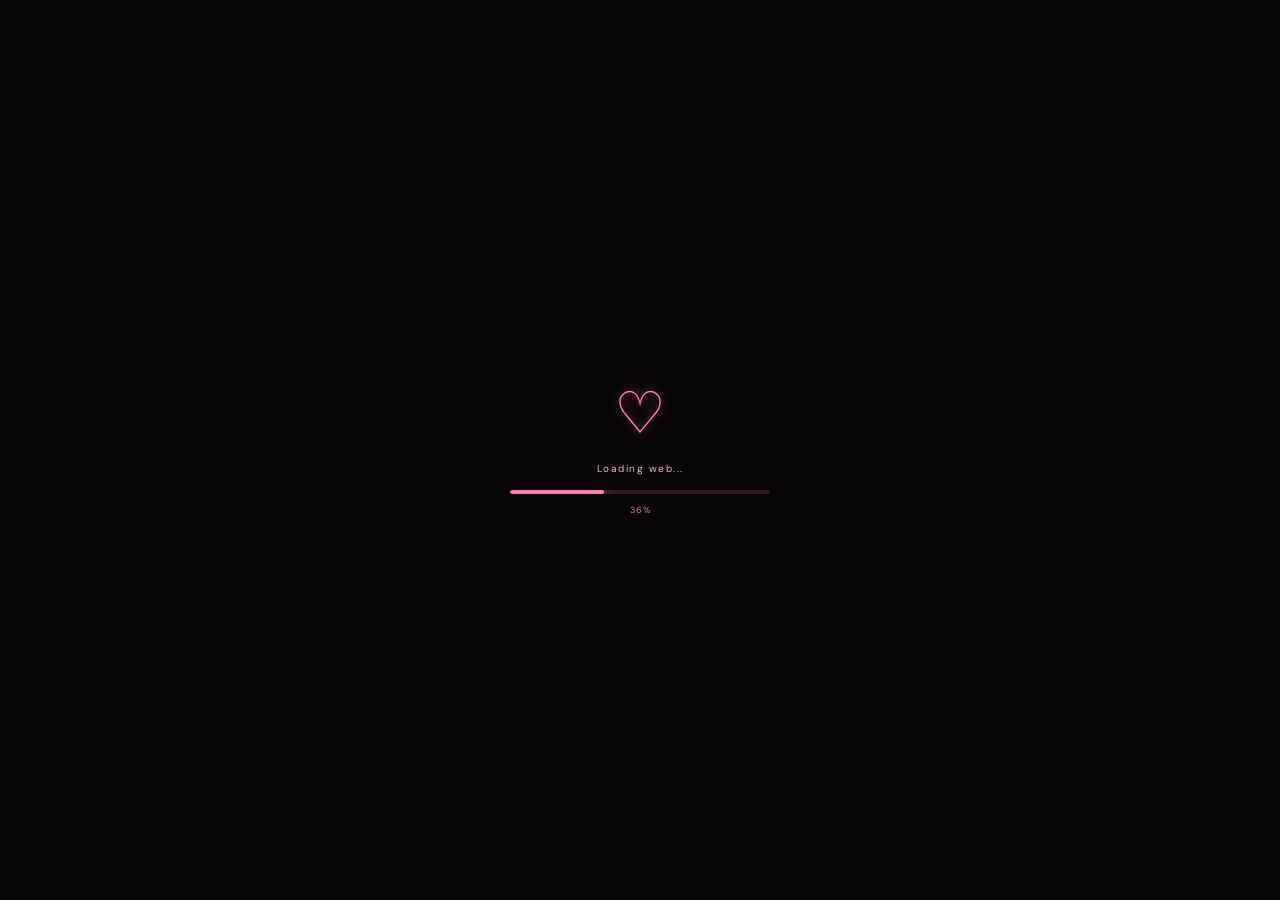
<file: index.html>
<!DOCTYPE html>
<html lang="id">
<head>
    <meta charset="UTF-8">
    <meta name="viewport" content="width=device-width, initial-scale=1.0">

    <title>A Little Something For You ♡</title>

    <link rel="stylesheet" href="style.css">
    <link rel="preconnect" href="https://fonts.googleapis.com">
    <link rel="preconnect" href="https://fonts.gstatic.com" crossorigin>
    <link href="https://fonts.googleapis.com/css2?family=DM+Sans:wght@400;500;600&family=Pacifico&display=swap" rel="stylesheet">
</head>

<body>
    <div class="loading-screen" id="loadingScreen">

    <div class="loading-content">

        <div class="loading-heart">♡</div>

        <p class="loading-text">
            Loading web...
        </p>

        <div class="loading-bar">
            <div class="loading-fill"></div>
        </div>

        <p class="loading-percent" id="loadingPercent">
            0%
        </p>

    </div>

</div>

    <main class="opening">

        <!-- Love-love kecil -->
        <span class="tiny-heart heart-1">♡</span>
        <span class="tiny-heart heart-2">♥</span>
        <span class="tiny-heart heart-3">♡</span>
        <span class="tiny-heart heart-4">♥</span>
        <span class="tiny-heart heart-5">♡</span>
        <span class="tiny-heart heart-6">♥</span>
        <span class="tiny-heart heart-7">♡</span>
        <span class="tiny-heart heart-8">♥</span>
        <span class="tiny-heart heart-9">♡</span>
        <span class="tiny-heart heart-10">♥</span>

        <section class="opening-card">

            <!-- Surat -->
            <div class="letter">

                <div class="letter-flap"></div>

                <div class="letter-heart">
                    ♡
                </div>

            </div>

            <!-- From & For -->
            <div class="letter-info">

                <p>
                    from <span>Adekk </span>
              
                    for <span>Kakakkk jayy</span>
                </p>

            </div>

            <p class="opening-question">
    apakah kakak mau membuka? ♡
</p>

            <div class="opening-buttons">

    <button id="openButton" class="yes-button">
        mauuuu
    </button>

    <button id="noButton" class="no-button">
        tidaa mauu ah
    </button>

</div>

<div class="no-bubble" id="noBubble">
    yahh kokk tidaa mauu .⁠·⁠´⁠¯⁠`⁠(⁠>⁠▂⁠<⁠)⁠´⁠¯⁠`⁠·⁠.
</div>

        </section>

    </main>

    <script src="script.js"></script>
    <script>
const tinyGameItems =
    document.querySelectorAll(".game-item");

tinyGameItems.forEach(function(item) {

    item.addEventListener("click", function(event) {

        const emoji = item.textContent.trim();

        // posisi emoji yang diklik
        const rect = item.getBoundingClientRect();

        const centerX =
            rect.left + rect.width / 2;

        const centerY =
            rect.top + rect.height / 2;

        // buat banyak emoji
        for (let i = 0; i < 14; i++) {

            const particle =
                document.createElement("span");

            particle.classList.add("emoji-particle");

            particle.textContent = emoji;

            particle.style.left =
                centerX + "px";

            particle.style.top =
                centerY + "px";

            const moveX =
                (Math.random() - 0.5) * 180;

            const moveY =
                (Math.random() - 0.5) * 180;

            const rotate =
                (Math.random() - 0.5) * 180;

            particle.style.setProperty(
                "--move-x",
                moveX + "px"
            );

            particle.style.setProperty(
                "--move-y",
                moveY + "px"
            );

            particle.style.setProperty(
                "--rotate",
                rotate + "deg"
            );

            document.body.appendChild(particle);

            setTimeout(function() {
                particle.remove();
            }, 900);
        }

    });

});

</script>


</body>
</html>
</file>
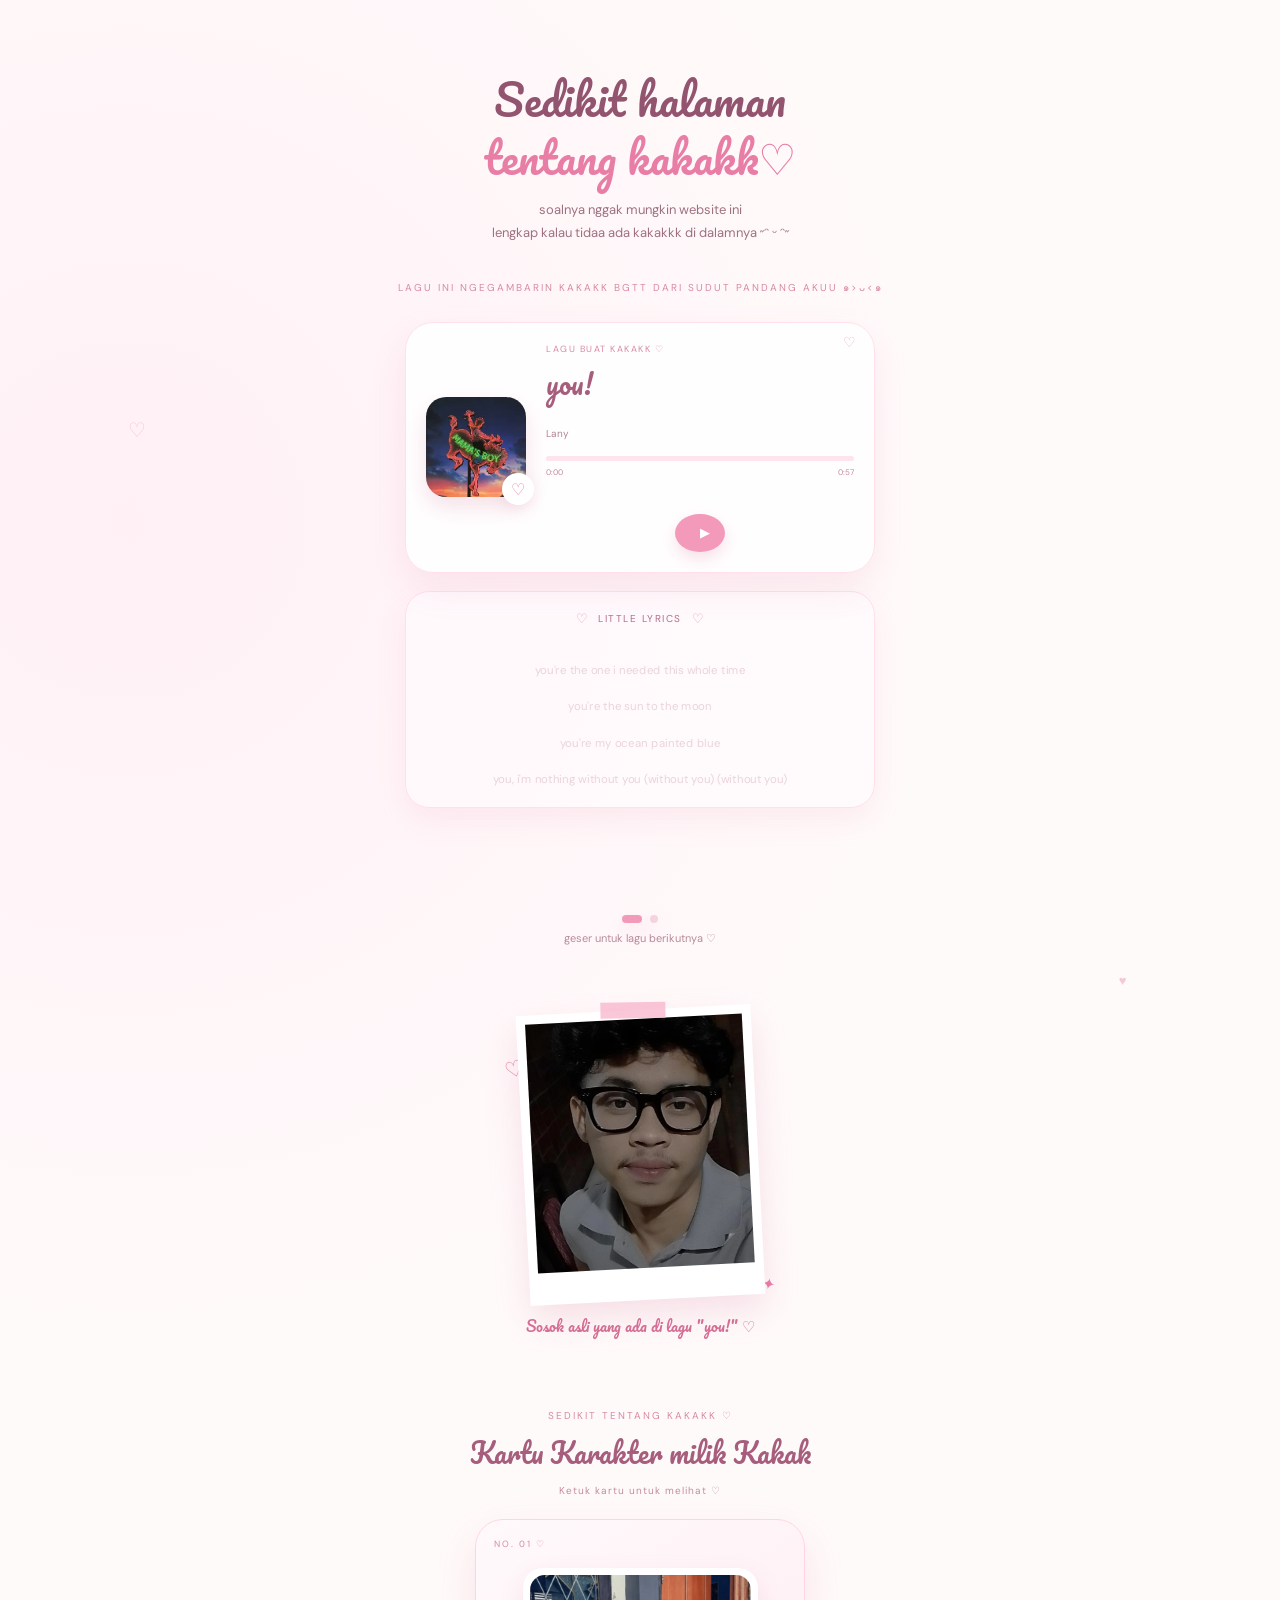
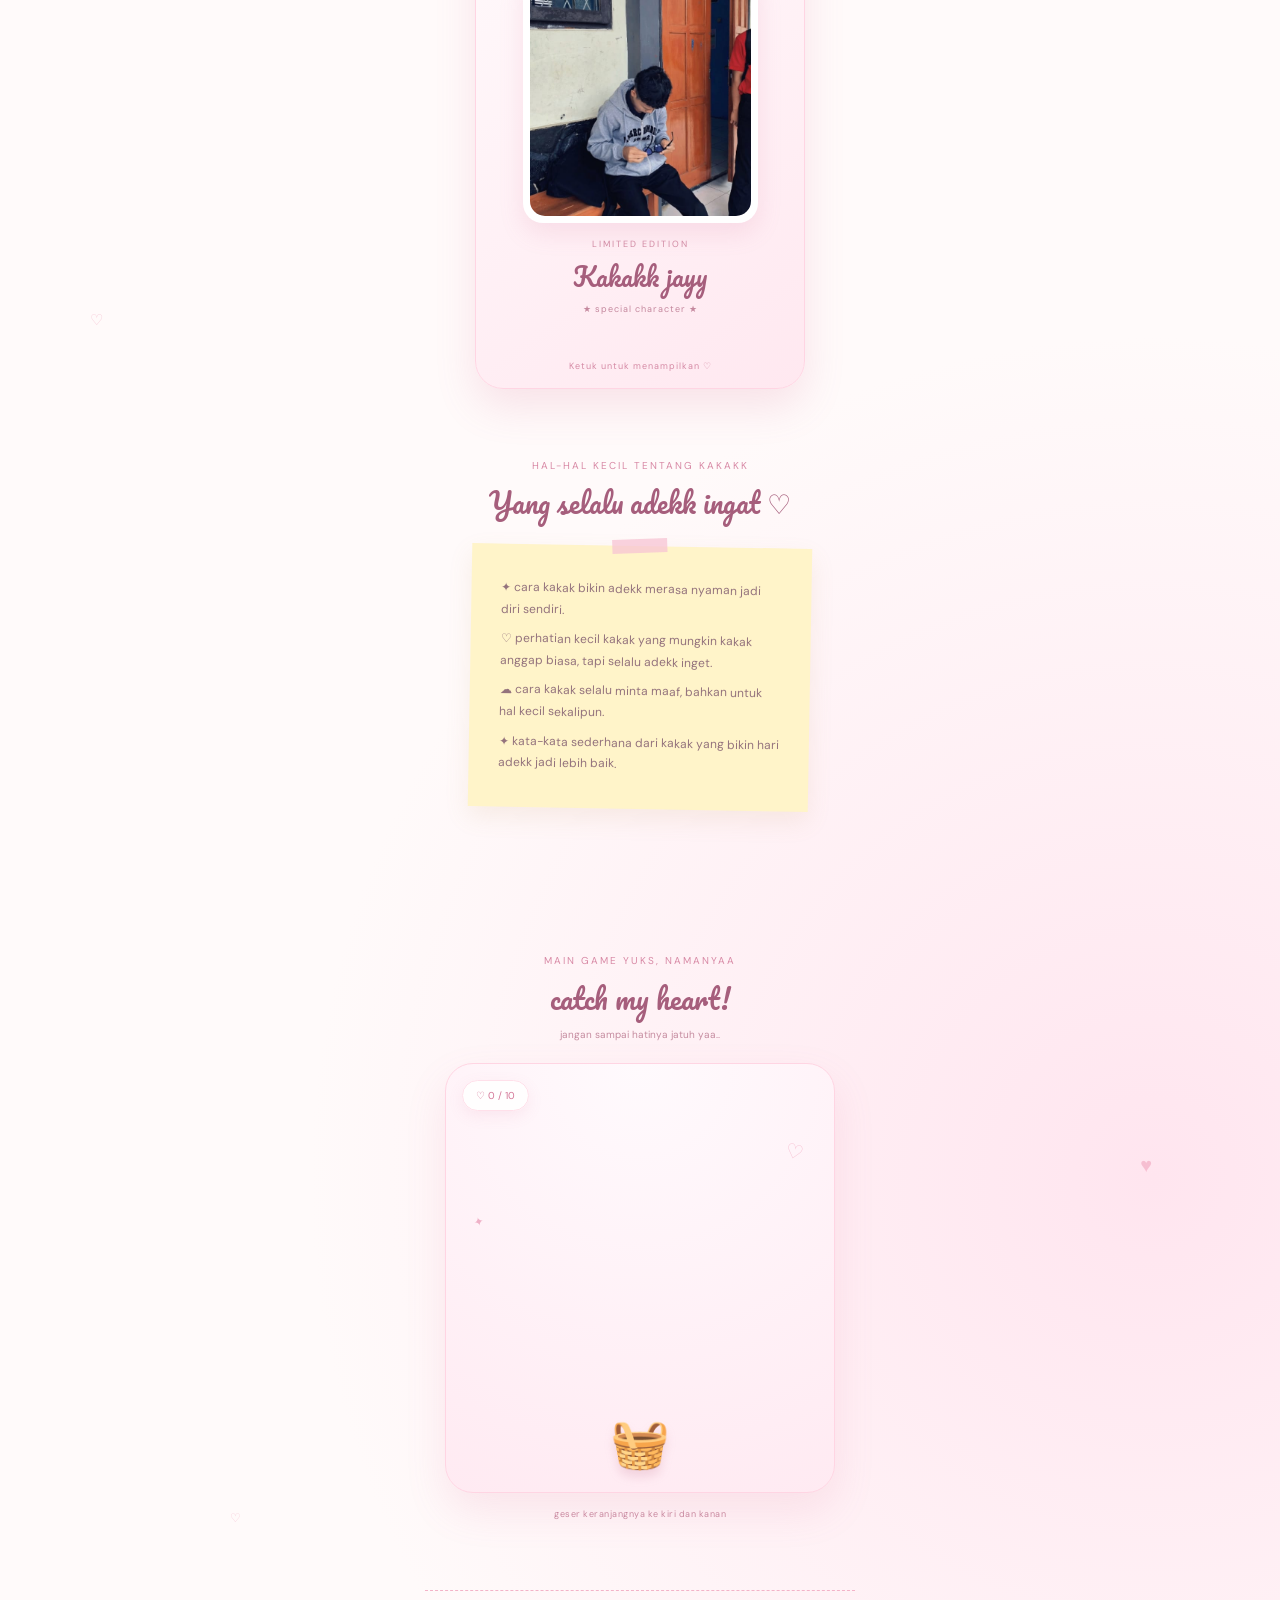
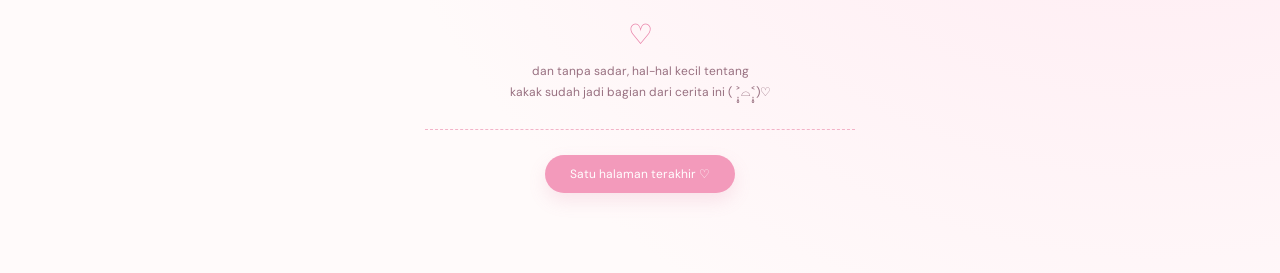
<file: about-you.html>
<!DOCTYPE html>
<html lang="id">
<head>
    <meta charset="UTF-8">
    <meta name="viewport" content="width=device-width, initial-scale=1.0">

    <title>A Little About You ♡</title>

    <link rel="stylesheet" href="style.css">

    <link rel="preconnect" href="https://fonts.googleapis.com">
    <link rel="preconnect" href="https://fonts.gstatic.com" crossorigin>

    <link href="https://fonts.googleapis.com/css2?family=DM+Sans:wght@400;500;600&family=Pacifico&display=swap" rel="stylesheet">
    <style>
        /* geser antar lagu */

        .music-slides {
            box-sizing: border-box;
            display: flex;
            align-items: flex-start;
            overflow-x: auto;
            overflow-y: hidden;
            scroll-snap-type: x mandatory;
            overscroll-behavior-x: contain;
            scrollbar-width: none;
            -webkit-overflow-scrolling: touch;
            /* ruang agar bayangan kartu tidak terpotong */
            padding: 16px 16px 30px;
            margin: -16px -16px -30px;
            transition: height 0.35s ease;
        }

        .music-slides::-webkit-scrollbar {
            display: none;
        }

        .music-slide {
            flex: 0 0 100%;
            scroll-snap-align: center;
            scroll-snap-stop: always;
        }

        .song-dots {
            display: flex;
            justify-content: center;
            gap: 8px;
            margin-top: 22px;
        }

        .song-dot {
            position: relative;
            width: 8px;
            height: 8px;
            padding: 0;
            border: none;
            border-radius: 999px;
            background: rgba(214, 105, 145, 0.25);
            cursor: pointer;
            transition: width 0.3s, background 0.3s;
        }

        .song-dot::after {
            content: "";
            position: absolute;
            inset: -14px -6px;
        }

        .song-dot.active {
            width: 20px;
            background: #f39abb;
        }

        .song-swipe-hint {
            margin-top: 8px;
            text-align: center;
            font-size: 11px;
            color: #b98a9b;
        }
    </style>
</head>

<body>

    <main class="about-you-page">

        <!-- FLOATING HEARTS -->

        <span class="about-you-heart ay1">♡</span>
        <span class="about-you-heart ay2">♥</span>
        <span class="about-you-heart ay3">♡</span>
        <span class="about-you-heart ay4">♥</span>
        <span class="about-you-heart ay5">♡</span>


        <section class="about-you-content">

            <!-- OPENING -->

          

            <h1>
                Sedikit halaman<br>
                <span>tentang kakakk♡</span>
            </h1>

            <p class="about-you-intro">
                soalnya nggak mungkin website ini<br> lengkap
                 kalau tidaa ada kakakkk di dalamnya ⁠˶⁠ᵔ⁠ ᵕ⁠ ᵔ⁠˶⁠
            </p>
             <!-- MUSIC -->
              <div class="music-section">

    <p class="section-label">
       Lagu ini ngegambarin kakakk bgtt dari sudut pandang akuu ๑⁠>⁠ᴗ⁠<⁠๑⁠
    </p>
    <div class="music-hearts" id="musicHearts"></div>
    <div class="music-slides" id="musicSlides">

    <!-- LAGU 1 (dengan lirik) -->
    <div class="music-slide">

    <div class="music-player-new">
      

        <div class="music-cover">
            <img src="music/cover.webp" alt="Cover lagu">
            <div class="cover-heart">♡</div>
        </div>

        <div class="music-details">

            <p class="song-label">
               Lagu buat kakakk ♡
            </p>

            <h2 class="song-title-new">
                you!
            </h2>

            <p class="song-artist-new">
              Lany 
            </p>

            <div class="music-progress">
                <div class="music-progress-fill" id="progressFill"></div>
            </div>

            <div class="music-time">
                <span id="currentTime">0:00</span>
                <span id="duration">0:00</span>
            </div>

            <div class="music-controls-new">

                <button class="music-play" id="playButton">
                    ▶
                </button>

            </div>

        </div>

    </div>

    <audio id="mySong">
        <source src="music/you!.mp3" type="audio/mpeg">
    </audio>

    <div class="lyrics-box">

    <div class="lyrics-header">
        <span>♡</span>
        <p>little lyrics</p>
        <span>♡</span>
    </div>

    <div class="lyrics-content" id="lyricsContent">

        <p class="lyrics-line">you're the one i needed this whole time</p>
    <p class="lyrics-line">you're the sun to the moon</p>
    <p class="lyrics-line">you're my ocean painted blue</p>
    <p class="lyrics-line">you, i'm nothing without you (without you) (without you)</p>
    <p class="lyrics-line">you're the light in the dark</p>
    <p class="lyrics-line">you're the arrow through my heart</p>
    <p class="lyrics-line">you, i'm nothing without you (oh-oh)</p>
    <p class="lyrics-line">i'm nothing without you (oh-oh)</p>
    <p class="lyrics-line">i'm nothing without you (oh-oh)</p>
    <p class="lyrics-line">i'm nothing without you</p>
    
    </div>

</div>

</div>
    <!-- /LAGU 1 -->


    <!-- LAGU 2 (tanpa lirik) -->
    <!-- GANTI: judul, artis, cover, dan file audio di bawah ini -->
    <div class="music-slide">

        <div class="music-player-new">

            <div class="music-cover" id="musicCover2">
                <img src="music/cover2.jpeg" alt="Cover lagu kedua">
                <div class="cover-heart">♡</div>
            </div>

            <div class="music-details">

                <p class="song-label">
                    Kalau lagu ini kayak gambaran keadaan kita gitu gak sii kakk
                </p>

                <h2 class="song-title-new">
                    Berapa kali kita akan saling memaafkan
                </h2>

                <p class="song-artist-new">
                    pamungkas
                </p>

                <div class="music-progress">
                    <div class="music-progress-fill" id="progressFill2"></div>
                </div>

                <div class="music-time">
                    <span id="currentTime2">0:00</span>
                    <span id="duration2">0:47</span>
                </div>

                <div class="music-controls-new">
                    <button class="music-play" id="playButton2">
                        ▶
                    </button>
                </div>

            </div>

        </div>

        <audio id="mySong2">
            <source src="music/maaf.mp3" type="audio/mpeg">
        </audio>

    </div>
    <!-- /LAGU 2 -->

    </div>
    <!-- /music-slides -->

    <div class="song-dots">
        <button class="song-dot active" type="button" aria-label="lagu 1"></button>
        <button class="song-dot" type="button" aria-label="lagu 2"></button>
    </div>

    <p class="song-swipe-hint">geser untuk lagu berikutnya ♡</p>

</div>


            <!-- MAIN PHOTO -->

            <div class="person-photo-area">

                <div class="photo-deco deco-one">♡</div>
                <div class="photo-deco deco-two">✦</div>

                <div class="person-photo">
                    <img src="images/kk1.jpeg" alt="Foto dia">
                    <div class="photo-tape"></div>
                </div>

                <p class="photo-caption">
                    Sosok asli yang ada di lagu "you!" ♡
                </p>

            </div>

            <section class="character-section">

    <p class="section-label">sedikit tentang kakakk ♡</p>
    <h2 class="character-heading">Kartu Karakter milik Kakak</h2>

    <p class="character-hint">
        Ketuk kartu untuk melihat ♡
    </p>

    <div class="character-card" id="characterCard">

        <div class="character-card-inner">

            <!-- DEPAN -->
            <div class="character-front">

                <div class="character-number">NO. 01 ♡</div>

                <div class="character-photo">
                    <img src="images/kakkjaii.jpeg" alt="Your photo">
                </div>

                <div class="character-front-info">
                    <p class="character-small">limited edition</p>

                    <h2>Kakakk jayy</h2>

                    <p class="character-type">
                        ★ special character ★
                    </p>
                </div>

                <div class="character-tap">
                    Ketuk untuk menampilkan ♡
                </div>

            </div>


            <!-- BELAKANG -->
            <div class="character-back">

                <p class="character-small">
                    character profile ♡
                </p>

                <h2>Fajar Rachman</h2>

                <div class="character-divider"></div>

                <div class="character-stats">

                    <div>
                        <span>Kebaikan</span>
                        <strong>★★★★★</strong>
                    </div>

                    <div>
                        <span>humor</span>
                        <strong>★★★★★</strong>
                    </div>

                    <div>
                        <span>keunikan</span>
                        <strong>★★★★☆</strong>
                    </div>

                    <div>
                        <span>Kesabaran</span>
                        <strong>★★★★★</strong>
                    </div>

                    <div>
                        <span>Kecepatan membalas</span>
                        <strong>★★★★☆</strong>
                    </div>

                </div>

                <div class="character-special">
                    <span>✦ Kekuatan spesial ✦</span>
                    <p>Selalu membuat adekk tersenyum (⌒‿⌒)</p>
                </div>

                <div class="character-extra">
                    <div>
                        <span>efek samping</span>
                        <p>bikin adek senyum' sendiri (⁄ ⁄>⁄ ▽ ⁄<⁄ ⁄)</p>
                    </div>

                    <div>
                        <span>kebiasaan</span>
                        <p>sering bikin adek kangen (˶>///<˶)</p>
                    </div>
                </div>

                <p class="character-return">
                    Ketuk lagi untuk kembali ♡
                </p>

            </div>

        </div>

    </div>

</section>


            <!-- LITTLE THINGS -->

            <div class="little-section">

                <p class="section-label">
                  Hal-hal kecil tentang kakakk
                </p>

                <h2>
                    Yang selalu adekk ingat ♡
                </h2>

                <div class="memory-paper">

                    <p>
                        ✦ cara kakak bikin adekk merasa nyaman jadi diri sendiri.
                    </p>

                    <p>
                        ♡ perhatian kecil kakak yang mungkin kakak anggap biasa, tapi selalu adekk inget.
                    </p>

                    <p>
                        ☁ cara kakak selalu minta maaf, bahkan untuk hal kecil sekalipun.
                    </p>

                    <p>
                        ✦ kata-kata sederhana dari kakak yang bikin hari adekk jadi lebih baik.
                    </p>

                </div>

            </div>


            <section class="catch-heart-section">

    <p class="section-label">main game yuks, namanyaa</p>

    <h2 class="catch-title">
        catch my heart!
    </h2>

    <p class="catch-hint">
        jangan sampai hatinya jatuh yaa.. 
    </p>

    <div class="catch-game" id="catchGame">

        <div class="catch-score">
            ♡ <span id="catchScore">0</span> / 10
        </div>

        <div class="heart-basket" id="heartBasket">
            🧺
        </div>

    </div>

    <p class="catch-instruction">
        geser keranjangnya ke kiri dan kanan 
    </p>

</section>


            <!-- CLOSING -->

            <div class="about-you-ending">

                <div class="ending-heart">
                    ♡
                </div>

                <p>
                     dan tanpa sadar, hal-hal kecil tentang<br>
                      kakak sudah jadi bagian dari cerita ini (⁠ ˃̣̣̥⌓˂̣̣̥⁠)♡
                </p>

            </div>


            <!-- NEXT -->

            <button class="next-button"
                onclick="window.location.href='final.html'">
                Satu halaman terakhir ♡
            </button>

        </section>

    </main>
    <script>
    const playButton = document.getElementById("playButton");
    const mySong = document.getElementById("mySong");

    const progressFill =
        document.getElementById("progressFill");

    const currentTime =
        document.getElementById("currentTime");

    const duration =
        document.getElementById("duration");
        const lyricsLines =
    document.querySelectorAll(".lyrics-line");

const lyricTimes = [
    0,
    4,
    10,
    15,
    26,
    30,
    35,
    44,
    48,
    53
];

let activeLyric = -1;

const musicHearts =
    document.getElementById("musicHearts");

let heartTimer;


function createMusicHeart() {

    const heart = document.createElement("span");

    heart.className = "music-heart";
    heart.textContent = "♡";

    // posisi random dari seluruh layar
    heart.style.left =
        Math.random() * 100 + "%";

    // ukuran random
    heart.style.fontSize =
        (10 + Math.random() * 22) + "px";

    // kecepatan random
    heart.style.animationDuration =
        (3 + Math.random() * 3) + "s";

    // sedikit transparan random
    heart.style.opacity =
        0.4 + Math.random() * 0.5;

    musicHearts.appendChild(heart);

    setTimeout(function () {
        heart.remove();
    }, 6500);
}


    function formatTime(seconds) {

        const minutes =
            Math.floor(seconds / 60);

        const secs =
            Math.floor(seconds % 60)
                .toString()
                .padStart(2, "0");

        return minutes + ":" + secs;

    }


    playButton.addEventListener("click", function () {

       if (mySong.paused) {
    stopSong2();
    mySong.play();
    playButton.textContent = "❚❚";

    document.querySelector(".music-cover").classList.add("playing");

    createMusicHeart();
    heartTimer = setInterval(createMusicHeart, 900);

} else {
    mySong.pause();
    playButton.textContent = "▶";

    document.querySelector(".music-cover").classList.remove("playing");

    clearInterval(heartTimer);
}
    });


    mySong.addEventListener("loadedmetadata", function () {

        duration.textContent =
            formatTime(mySong.duration);

    });


    mySong.addEventListener("timeupdate", function () {
        let newActiveLyric = 0;

for (let i = 0; i < lyricTimes.length; i++) {
    if (mySong.currentTime >= lyricTimes[i]) {
        newActiveLyric = i;
    }
}

if (newActiveLyric !== activeLyric) {

    activeLyric = newActiveLyric;

    lyricsLines.forEach(function (line, index) {
        line.classList.toggle(
            "active",
            index === activeLyric
        );
    });

    if (lyricsLines[activeLyric] && currentSlide === 0) {
        lyricsLines[activeLyric].scrollIntoView({
            behavior: "smooth",
            block: "center"
        });
    }
}

        const progress =
            (mySong.currentTime / mySong.duration) * 100;

        progressFill.style.width =
            progress + "%";

        currentTime.textContent =
            formatTime(mySong.currentTime);

    });


    mySong.addEventListener("ended", function () {

        playButton.textContent = "▶";

        progressFill.style.width = "0%";

        currentTime.textContent = "0:00";

    });

    const characterCard =
    document.getElementById("characterCard");

characterCard.addEventListener("click", function () {
    characterCard.classList.toggle("flipped");
});

const catchGame = document.getElementById("catchGame");
const heartBasket = document.getElementById("heartBasket");

let catchScore = 0;
let basketDragging = false;
let heartInterval = null;
let gameStarted = false;

const catchScoreElement =
    document.getElementById("catchScore");


/* =========================
   GERAK KERANJANG
========================= */

heartBasket.addEventListener("pointerdown", function(event) {

    basketDragging = true;

    heartBasket.setPointerCapture(event.pointerId);

    // mulai game saat keranjang disentuh
    startHeartGame();
});


heartBasket.addEventListener("pointermove", function(event) {

    if (!basketDragging) return;

    const gameRect =
        catchGame.getBoundingClientRect();

    let newX =
        event.clientX - gameRect.left;

    const halfBasket =
        heartBasket.offsetWidth / 2;

    newX = Math.max(
        halfBasket,
        Math.min(
            gameRect.width - halfBasket,
            newX
        )
    );

    heartBasket.style.left =
        newX + "px";

    heartBasket.style.transform =
        "translateX(-50%)";

});


heartBasket.addEventListener("pointerup", function() {
    basketDragging = false;
});


heartBasket.addEventListener("pointercancel", function() {
    basketDragging = false;
});


/* =========================
   MULAI GAME
========================= */

function startHeartGame() {

    if (gameStarted) return;

    gameStarted = true;

    heartInterval = setInterval(function() {

        if (catchScore >= 10) {
            stopHeartGame();
            return;
        }

        createFallingHeart();

    }, 1000);
}


/* =========================
   BERHENTIKAN GAME
========================= */

function stopHeartGame() {

    clearInterval(heartInterval);

    heartInterval = null;

    document
        .querySelectorAll(".falling-heart")
        .forEach(function(heart) {
            heart.remove();
        });
}


/* =========================
   HATI JATUH
========================= */

function createFallingHeart() {

    const heart =
        document.createElement("div");

    heart.className =
        "falling-heart";

    heart.textContent =
        "♡";

    const maxX =
        catchGame.clientWidth - 35;

    const randomX =
        Math.random() * maxX;

    heart.style.left =
        randomX + "px";

    catchGame.appendChild(heart);


    function checkCatch() {

        // kalau game sudah selesai
        if (catchScore >= 10) {
            heart.remove();
            return;
        }

        const heartRect =
            heart.getBoundingClientRect();

        const basketRect =
            heartBasket.getBoundingClientRect();

        const caught =
            heartRect.bottom >= basketRect.top &&
            heartRect.left < basketRect.right &&
            heartRect.right > basketRect.left;


        if (caught) {

            catchScore++;

            catchScoreElement.textContent =
                catchScore;


            if (catchScore >= 10) {

                stopHeartGame();

                document
                    .getElementById("catchWinOverlay")
                    .classList.add("show");

                createWinLoves();
            }


            heart.remove();

            return;
        }


        if (
            heartRect.top >
            catchGame.getBoundingClientRect().bottom
        ) {

            heart.remove();

            return;
        }


        requestAnimationFrame(checkCatch);
    }


    requestAnimationFrame(checkCatch);
}


/* =========================
   LOVE EFFECT
========================= */

function createWinLoves() {

    const overlay =
        document.getElementById("catchWinOverlay");

    for (let i = 0; i < 18; i++) {

        const love =
            document.createElement("span");

        love.className =
            "win-love";

        love.textContent =
            "♡";

        love.style.left =
            (Math.random() * 100) + "%";

        love.style.top =
            (Math.random() * 100) + "%";

        love.style.setProperty(
            "--love-x",
            ((Math.random() - 0.5) * 80) + "px"
        );

        love.style.setProperty(
            "--love-y",
            ((Math.random() - 0.5) * 100) + "px"
        );

        love.style.animationDelay =
            (Math.random() * 0.3) + "s";

        overlay.appendChild(love);

        setTimeout(function() {
            love.remove();
        }, 1300);
    }
}


/* =========================
   MAIN LAGI
========================= */

function restartHeartGame() {

    catchScore = 0;

    catchScoreElement.textContent = "0";

    document
        .getElementById("catchWinOverlay")
        .classList.remove("show");

    gameStarted = false;

    if (heartInterval) {
        clearInterval(heartInterval);
        heartInterval = null;
    }

    document
        .querySelectorAll(".falling-heart")
        .forEach(function(heart) {
            heart.remove();
        });
}

/* =========================
   LAGU KE-2 (tanpa lirik)
========================= */

const mySong2 = document.getElementById("mySong2");
const playButton2 = document.getElementById("playButton2");
const progressFill2 = document.getElementById("progressFill2");
const currentTime2 = document.getElementById("currentTime2");
const duration2 = document.getElementById("duration2");
const musicCover2 = document.getElementById("musicCover2");

let heartTimer2;

function stopSong1() {
    mySong.pause();
    playButton.textContent = "▶";
    document.querySelector(".music-cover").classList.remove("playing");
    clearInterval(heartTimer);
}

function stopSong2() {
    mySong2.pause();
    playButton2.textContent = "▶";
    musicCover2.classList.remove("playing");
    clearInterval(heartTimer2);
}

playButton2.addEventListener("click", function () {

    if (mySong2.paused) {

        stopSong1();

        mySong2.play().catch(function () {});
        playButton2.textContent = "❚❚";

        musicCover2.classList.add("playing");

        createMusicHeart();
        heartTimer2 = setInterval(createMusicHeart, 900);

    } else {

        stopSong2();

    }

});

mySong2.addEventListener("loadedmetadata", function () {
    duration2.textContent = formatTime(mySong2.duration);
});

mySong2.addEventListener("timeupdate", function () {

    if (!mySong2.duration) return;

    progressFill2.style.width =
        (mySong2.currentTime / mySong2.duration) * 100 + "%";

    currentTime2.textContent = formatTime(mySong2.currentTime);

});

mySong2.addEventListener("ended", function () {

    stopSong2();

    progressFill2.style.width = "0%";

    currentTime2.textContent = "0:00";

});


/* =========================
   GESER LAGU + TITIK PENANDA
========================= */

const musicSlides = document.getElementById("musicSlides");
const slideEls = musicSlides.querySelectorAll(".music-slide");
const songDots = document.querySelectorAll(".song-dot");

let currentSlide = 0;

// tinggi area geser mengikuti lagu yang sedang tampil
function fitSlidesHeight() {
    musicSlides.style.height = "auto";
    const natural = slideEls[currentSlide].offsetHeight + 46;
    musicSlides.style.height = natural + "px";
}

function updateSlide() {

    const index = Math.round(
        musicSlides.scrollLeft / slideEls[0].offsetWidth
    );

    if (index !== currentSlide) {

        currentSlide = index;

        songDots.forEach(function (dot, i) {
            dot.classList.toggle("active", i === index);
        });

        fitSlidesHeight();

    }

}

musicSlides.addEventListener("scroll", updateSlide, { passive: true });

songDots.forEach(function (dot, i) {

    dot.addEventListener("click", function () {

        musicSlides.scrollTo({
            left: i * slideEls[0].offsetWidth,
            behavior: "smooth"
        });

    });

});

window.addEventListener("load", fitSlidesHeight);
window.addEventListener("resize", fitSlidesHeight);
fitSlidesHeight();

</script>

<div class="catch-win-overlay" id="catchWinOverlay">

    <div class="catch-win-card">

        <div class="win-heart">♡</div>

        <p class="win-small">
            YEAY, BERHASIL! 
        </p>

        <h3>
            SEMUA HATI BERHASIL DI TANGKAP!
        </h3>

        <p>
           aww ternyata kakak jago juga<br>
            nangkep hatinya adek hehe ⁄⁠ ⁠⁄⁠>⁠⁄⁠ω⁠⁄⁠<⁠⁄⁠ ⁠⁄⁠
        </p>

        <button id="playAgainButton" type="button" onclick="restartHeartGame()">
    main lagi ♡
</button>

    </div>

</div>


</body>
</html>
</file>
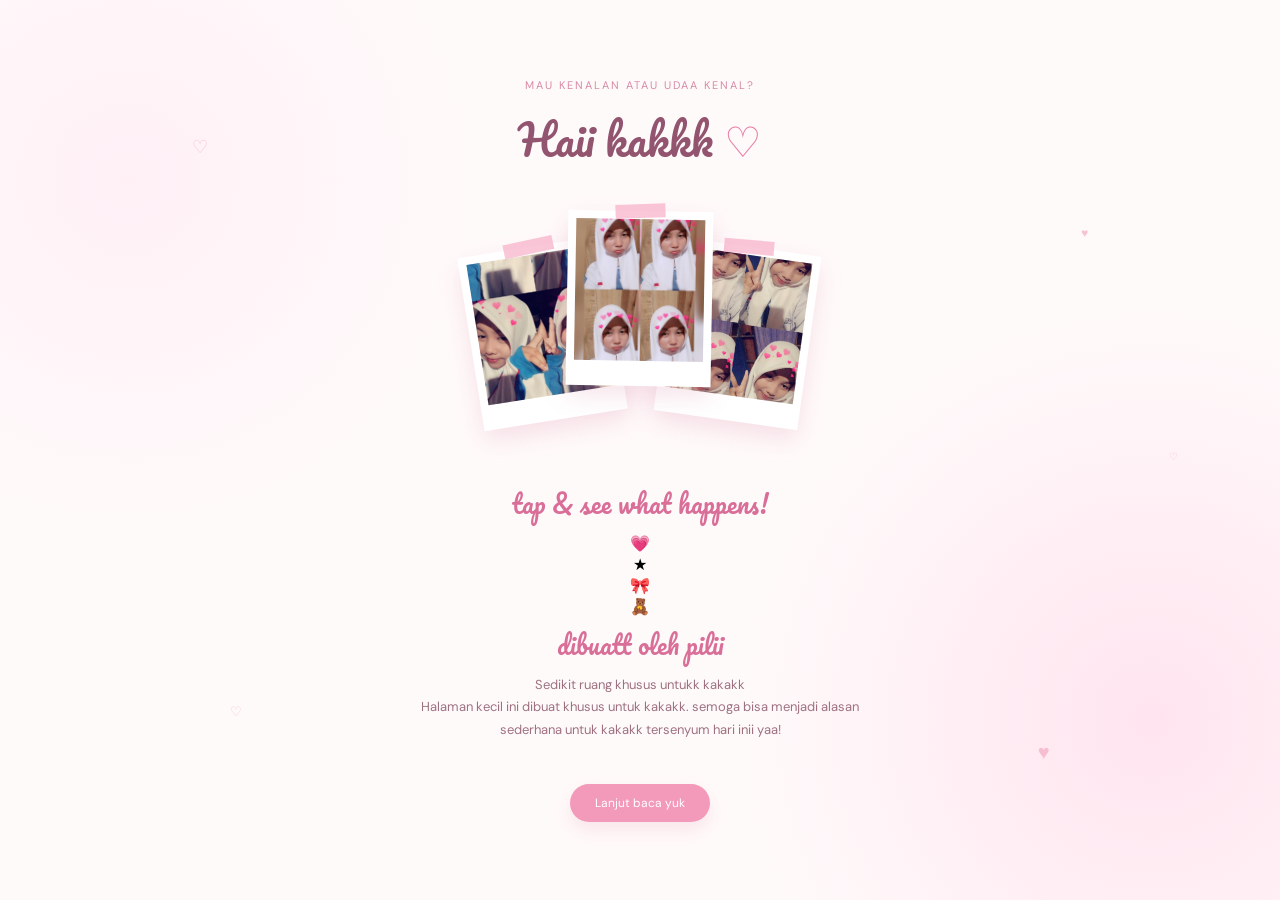
<file: about.html>
<!DOCTYPE html>
<html lang="id">

<head>
    <meta charset="UTF-8">
    <meta name="viewport" content="width=device-width, initial-scale=1.0">

    <title>A Little About Me ♡</title>

    <link rel="stylesheet" href="style.css">

    <link rel="preconnect" href="https://fonts.googleapis.com">
    <link rel="preconnect" href="https://fonts.gstatic.com" crossorigin>

    <link href="https://fonts.googleapis.com/css2?family=DM+Sans:wght@400;500;600&family=Pacifico&display=swap"
        rel="stylesheet">
</head>

<body>

    <main class="about-page">

        <!-- Dekorasi love -->
        <span class="about-heart h1">♡</span>
        <span class="about-heart h2">♥</span>
        <span class="about-heart h3">♡</span>
        <span class="about-heart h4">♥</span>
        <span class="about-heart h5">♡</span>

        <section class="about-content">

            <p class="about-small">
                Mau kenalan atau udaa kenal?
            </p>

            <h1>
                Haii kakkk <span>♡</span>
            </h1>

<div class="photo-gallery">

    <!-- Foto kiri -->
    <div class="photo-frame photo-left">
        <img src="images/feli5.jpeg" alt="Foto saya">
        <div class="photo-tape"></div>
    </div>

    <!-- Foto tengah -->
    <div class="photo-frame photo-center">
        <img src="images/feli2.jpeg" alt="Foto saya">
        <div class="photo-tape"></div>
    </div>

    <!-- Foto kanan -->
    <div class="photo-frame photo-right">
        <img src="images/feli3.jpeg" alt="Foto saya">
        <div class="photo-tape"></div>
    </div>

</div>

<section class="tiny-game">

    <h2>tap & see what happens!</h2>


    <div class="game-board" id="gameBoard">

        <div class="game-item heart-item" data-item="heart">
            💗
        </div>

        <div class="game-item star-item" data-item="star">
            ★
        </div>

        <div class="game-item bow-item" data-item="bow">
            🎀
        </div>

        <div class="game-item bear-item" data-item="bear">
            🧸
        </div>


    </div>

</section>

  <!-- Nama -->
            <h2>
                dibuatt oleh pilii
            </h2>

            <p class="about-text">
                Sedikit ruang khusus untukk kakakk
                <br>
                Halaman kecil ini dibuat khusus untuk kakakk. semoga bisa menjadi alasan sederhana untuk kakakk tersenyum hari inii yaa!
            </p>

            <button class="next-button" onclick="window.location.href='thankyou.html'">
                Lanjut baca yuk 
            </button>

        </section>

    </main>
    
    <script src="script.js"></script>
    <script>
const tinyGameItems = document.querySelectorAll(".game-item");

tinyGameItems.forEach(function(item) {

    item.addEventListener("click", function() {

        const emoji = item.textContent.trim();
        const rect = item.getBoundingClientRect();

        const centerX = rect.left + rect.width / 2;
        const centerY = rect.top + rect.height / 2;

        for (let i = 0; i < 14; i++) {

            const particle = document.createElement("span");

            particle.className = "emoji-particle";
            particle.textContent = emoji;

            particle.style.left = centerX + "px";
            particle.style.top = centerY + "px";

            particle.style.setProperty(
                "--move-x",
                ((Math.random() - 0.5) * 200) + "px"
            );

            particle.style.setProperty(
                "--move-y",
                ((Math.random() - 0.5) * 200) + "px"
            );

            particle.style.setProperty(
                "--rotate",
                ((Math.random() - 0.5) * 360) + "deg"
            );

            document.body.appendChild(particle);

            setTimeout(function() {
                particle.remove();
            }, 900);

        }

    });

});
</script>

</body>

</html>
</file>
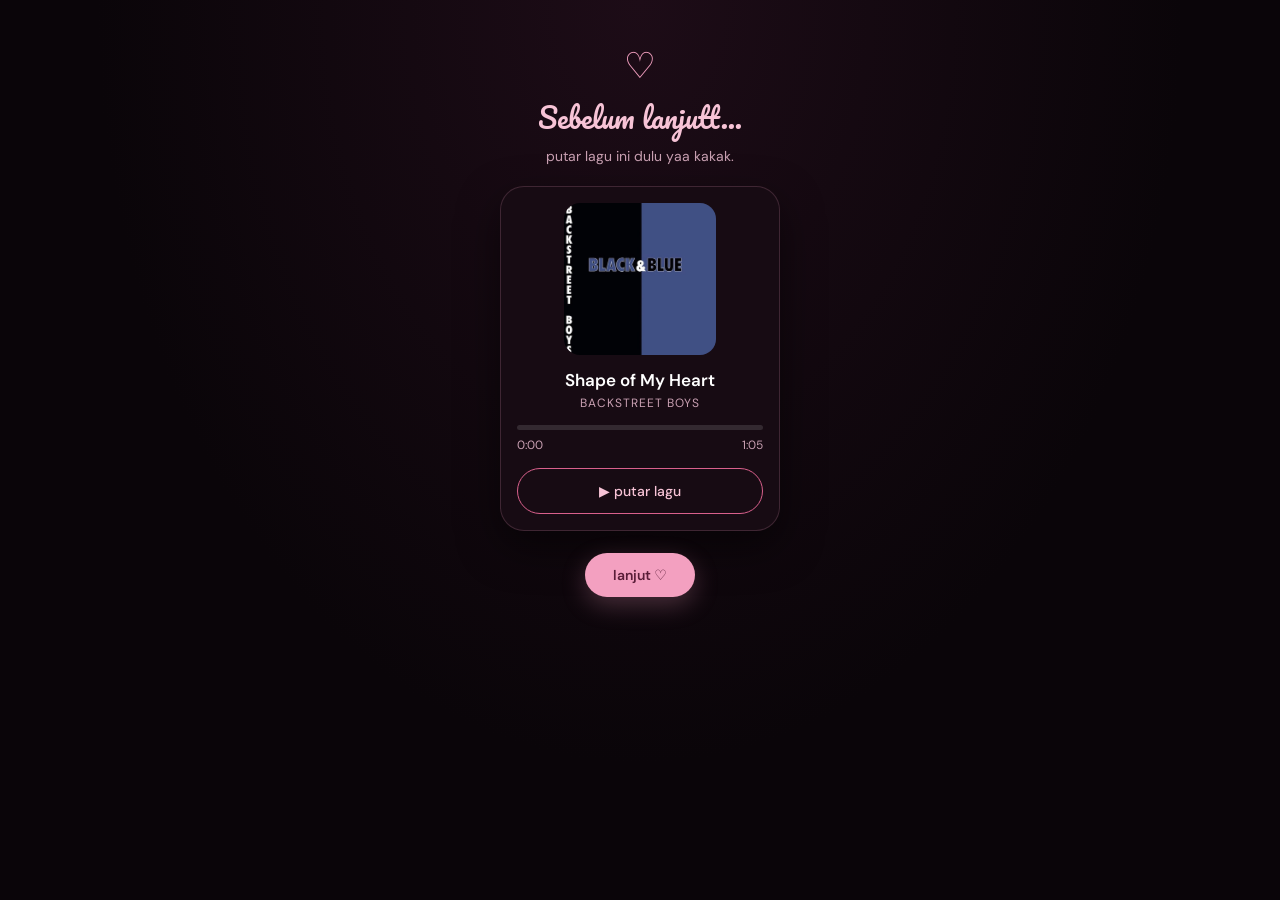
<file: final.html>
<!DOCTYPE html>
<html lang="id">

<head>
    <meta charset="UTF-8">
    <meta name="viewport" content="width=device-width, initial-scale=1.0">

    <title>One Last Thing ♡</title>

    <link rel="preconnect" href="https://fonts.googleapis.com">
    <link rel="preconnect" href="https://fonts.gstatic.com" crossorigin>
    <link href="https://fonts.googleapis.com/css2?family=DM+Sans:wght@400;500;600&family=Pacifico&display=swap" rel="stylesheet">

    <style>
        /* =========================
           DASAR
           (CSS halaman ini ada di sini, jadi tidak lagi bergantung ke style.css)
        ========================= */

        :root {
            --bg: #0a0509;
            --card: #170b13;
            --card-line: rgba(243, 160, 192, 0.18);
            --pink: #f3a0c0;
            --pink-deep: #d9608c;
            --pink-soft: #f7c3d6;
            --text: #f2d3df;
            --text-soft: #c9a0b2;
            --paper: #ffeef5;
        }

        * {
            box-sizing: border-box;
            margin: 0;
            padding: 0;
        }

        html {
            scroll-behavior: smooth;
        }

        body {
            background: radial-gradient(ellipse at top, #1d0c17 0%, var(--bg) 60%);
            background-attachment: fixed;
            color: var(--text);
            font-family: "DM Sans", system-ui, sans-serif;
            line-height: 1.6;
            -webkit-font-smoothing: antialiased;
            overflow-x: hidden;
        }

        button {
            font-family: inherit;
            cursor: pointer;
        }

        button:focus-visible {
            outline: 2px solid var(--pink-soft);
            outline-offset: 3px;
        }


        /* =========================
           TATA LETAK UTAMA
           Satu kolom, semua rata tengah, jarak antar bagian tetap
        ========================= */

        .final-page {
            min-height: 100vh;
            min-height: 100dvh;
            display: flex;
            flex-direction: column;
            align-items: center;
            gap: 32px;
            padding: 48px 20px 96px;
            padding-top: max(48px, env(safe-area-inset-top));
            padding-bottom: max(96px, env(safe-area-inset-bottom));
        }

        .final-page > section {
            width: 100%;
            max-width: 420px;
        }


        /* =========================
           KOTAK LAGU
        ========================= */

        .final-music {
            display: flex;
            flex-direction: column;
            align-items: center;
            text-align: center;
        }

        .final-heart {
            font-size: 36px;
            line-height: 1;
            color: var(--pink);
            margin-bottom: 14px;
        }

        .final-music h1 {
            font-family: "Pacifico", cursive;
            font-weight: 400;
            font-size: clamp(22px, 5vw, 28px);
            line-height: 1.4;
            color: var(--pink-soft);
        }

        .final-music > p {
            margin-top: 8px;
            margin-bottom: 18px;
            font-size: 14px;
            color: var(--text-soft);
        }

        .final-music-card {
            width: 100%;
            max-width: 280px;
            padding: 16px;
            background: var(--card);
            border: 1px solid var(--card-line);
            border-radius: 24px;
            box-shadow: 0 16px 40px rgba(0, 0, 0, 0.5);
            display: flex;
            flex-direction: column;
            gap: 12px;
        }

        .final-cover {
            width: 62%;
            margin: 0 auto;
            aspect-ratio: 1 / 1;
            object-fit: cover;
            border-radius: 16px;
            background: #2a1420;
            display: block;
        }

        .final-song-name {
            font-size: 17px;
            font-weight: 600;
            color: #fff;
        }

        .final-song-artist {
            font-size: 12px;
            letter-spacing: 0.08em;
            color: var(--text-soft);
            text-transform: uppercase;
        }

        .final-progress {
            height: 5px;
            background: rgba(255, 255, 255, 0.12);
            border-radius: 999px;
            overflow: hidden;
        }

        .final-progress-fill {
            width: 0;
            height: 100%;
            background: var(--pink);
            border-radius: 999px;
        }

        .final-time {
            display: flex;
            justify-content: space-between;
            margin-top: -6px;
            font-size: 12px;
            color: var(--text-soft);
        }

        #finalPlayButton {
            width: 100%;
            padding: 13px 20px;
            background: transparent;
            color: var(--pink-soft);
            border: 1.5px solid var(--pink-deep);
            border-radius: 999px;
            font-size: 14px;
            font-weight: 500;
            transition: background 0.2s;
        }

        #finalPlayButton:hover {
            background: rgba(217, 96, 140, 0.15);
        }

        .final-next-button {
            margin-top: 22px;
        }

        .final-next-button,
        .open-final-button,
        .surprise-button,
        .final-buttons button {
            min-height: 44px;
            padding: 12px 28px;
            background: var(--pink);
            color: #5a1d38;
            border: none;
            border-radius: 999px;
            font-size: 14px;
            font-weight: 600;
            box-shadow: 0 8px 24px rgba(243, 160, 192, 0.25);
            transition: transform 0.2s, box-shadow 0.2s;
        }

        .final-next-button:hover,
        .open-final-button:hover,
        .surprise-button:hover,
        .final-buttons button:hover {
            transform: translateY(-2px);
            box-shadow: 0 12px 28px rgba(243, 160, 192, 0.35);
        }

        .final-next-button.is-used {
            display: none;
        }


        /* =========================
           AREA SURAT
           Muncul tepat di bawah kotak lagu.
           Amplop, surat, dan penutup bergantian di slot yang sama.
        ========================= */

        .final-stage {
            display: none;
            width: 100%;
            max-width: 420px;
            flex-direction: column;
            align-items: center;
        }

        .final-stage.show {
            display: flex;
        }

        .final-stage > section {
            display: none;
            width: 100%;
        }

        .final-stage > section.show {
            display: flex;
            flex-direction: column;
            align-items: center;
            text-align: center;
            animation: fadeIn 0.7s ease both;
        }

        @keyframes fadeIn {
            from {
                opacity: 0;
                transform: translateY(14px);
            }

            to {
                opacity: 1;
                transform: none;
            }
        }


        /* =========================
           AMPLOP
        ========================= */

        .final-opening {
            position: relative;
        }

        .final-opening .final-heart {
            position: absolute;
            margin: 0;
            font-size: 18px;
            opacity: 0.6;
            animation: floaty 4s ease-in-out infinite;
        }

        .fh1 { top: 4%;  left: 6%; }
        .fh2 { top: 10%; right: 8%; animation-delay: 0.8s; }
        .fh3 { top: 46%; left: 2%;  animation-delay: 1.6s; }
        .fh4 { top: 52%; right: 4%; animation-delay: 2.2s; }
        .fh5 { top: 80%; left: 12%; animation-delay: 1.2s; }

        @keyframes floaty {
            0%, 100% { transform: translateY(0); }
            50%      { transform: translateY(-10px); }
        }

        .final-small {
            font-size: 14px;
            color: var(--text-soft);
        }

        .final-opening h1 {
            margin-top: 6px;
            font-family: "Pacifico", cursive;
            font-weight: 400;
            font-size: clamp(30px, 8vw, 40px);
            line-height: 1.35;
            color: var(--pink-soft);
        }

        .final-opening h1 span {
            color: var(--pink);
        }

        .envelope-area {
            height: 190px;
            margin-top: 44px; /* ruang untuk kertas yang naik, supaya tidak menabrak judul */
            display: flex;
            justify-content: center;
            align-items: center;
        }

        .final-envelope {
            width: 220px;
            height: 145px;
            position: relative;
            cursor: pointer;
            animation: envelopeFloat 3s ease-in-out infinite;
            transition: transform 0.5s ease;
        }

        @keyframes envelopeFloat {
            0%, 100% { transform: translateY(0); }
            50%      { transform: translateY(-8px); }
        }

        .envelope-back {
            position: absolute;
            inset: 0;
            background: #f6a1bd;
            border-radius: 8px;
            box-shadow: 0 15px 30px rgba(205, 108, 145, 0.20);
        }

        .envelope-front {
            position: absolute;
            bottom: 0;
            left: 0;
            width: 0;
            height: 0;
            border-left: 110px solid transparent;
            border-right: 110px solid transparent;
            border-bottom: 75px solid #ef91b0;
            z-index: 3;
        }

        .envelope-flap {
            position: absolute;
            top: 0;
            left: 0;
            width: 0;
            height: 0;
            border-left: 110px solid transparent;
            border-right: 110px solid transparent;
            border-top: 78px solid #f8b0c8;
            transform-origin: top;
            transition: transform 0.8s ease;
            z-index: 4;
        }

        .final-envelope.open .envelope-flap {
            transform: rotateX(180deg);
            z-index: 1;
        }

        .envelope-paper {
            position: absolute;
            width: 175px;
            height: 115px;
            background: #fffdfd;
            left: 22px;
            top: 15px;
            border-radius: 5px;
            z-index: 2;
            transition: transform 1s ease;
            box-shadow: 0 5px 15px rgba(180, 90, 120, 0.08);
        }

        .envelope-paper span {
            display: block;
            margin-top: 25px;
            font-family: "Pacifico", cursive;
            color: #d66f96;
            font-size: 14px;
        }

        .final-envelope.open .envelope-paper {
            transform: translateY(-80px);
        }

        .envelope-heart {
            position: absolute;
            z-index: 5;
            left: 50%;
            top: 50%;
            transform: translate(-50%, -50%);
            width: 38px;
            height: 38px;
            border-radius: 50%;
            background: white;
            color: #e87da5;
            display: flex;
            justify-content: center;
            align-items: center;
            font-size: 20px;
            transition: 0.5s ease;
        }

        .final-envelope.open .envelope-heart {
            opacity: 0;
            transform: translate(-50%, -50%) scale(0.5);
        }

        /* TOMBOL OPEN (gaya lama) */

        .open-final-button {
            border: none;
            background: #f39abb;
            color: white;
            padding: 11px 24px;
            border-radius: 25px;
            font-family: "DM Sans", sans-serif;
            font-size: 11px;
            font-weight: 400;
            cursor: pointer;
            box-shadow: 0 8px 20px rgba(214, 105, 145, 0.15);
            transition: 0.3s ease;
        }

        .open-final-button:hover {
            background: #e982a8;
            transform: translateY(-2px);
        }


        /* =========================
           SURAT
        ========================= */

        .final-letter {
            width: 100%;
            padding: 24px 22px 20px;
            background: var(--paper);
            color: #4a2536;
            border-radius: 24px;
            box-shadow: 0 20px 50px rgba(0, 0, 0, 0.5);
            text-align: center;
        }

        .letter-top-heart {
            font-size: 34px;
            line-height: 1;
            color: var(--pink-deep);
        }

        .letter-label {
            margin-top: 6px;
            font-size: 13px;
            color: #9b6580;
        }

        .final-letter h2 {
            margin-top: 10px;
            font-family: "Pacifico", cursive;
            font-weight: 400;
            font-size: 26px;
            color: #c2557f;
        }

        .final-line {
            width: 56px;
            height: 2px;
            margin: 10px auto 12px;
            background: var(--pink);
            border-radius: 2px;
        }

        .typed-letter {
            height: min(30vh, 190px);
            overflow-y: auto;
            padding-right: 6px;
            white-space: pre-line;
            text-align: left;
            font-size: 15px;
            line-height: 1.7;
            scrollbar-width: thin;
            scrollbar-color: var(--pink) transparent;
        }

        .letter-sign {
            margin-top: 10px;
            font-family: "Pacifico", cursive;
            font-size: 18px;
            color: #c2557f;
            text-align: right;
        }

        .surprise-button {
            margin-top: 16px;
            background: var(--pink-deep);
            color: #fff;
            visibility: hidden;
            opacity: 0;
            transition: opacity 0.6s, transform 0.2s, box-shadow 0.2s;
        }

        .surprise-button.ready {
            visibility: visible;
            opacity: 1;
        }


        /* =========================
           PENUTUP
        ========================= */

        .surprise-content {
            width: 100%;
            padding: 36px 24px;
            background: var(--card);
            border: 1px solid var(--card-line);
            border-radius: 28px;
            box-shadow: 0 20px 50px rgba(0, 0, 0, 0.5);
            display: flex;
            flex-direction: column;
            align-items: center;
            text-align: center;
        }

        .big-surprise-heart {
            font-size: 56px;
            line-height: 1;
            color: var(--pink);
        }

        .surprise-content h2 {
            margin-top: 18px;
            font-family: "Pacifico", cursive;
            font-weight: 400;
            font-size: clamp(22px, 6vw, 28px);
            line-height: 1.45;
            color: var(--pink-deep);
        }

        .surprise-content p {
            margin-top: 14px;
            max-width: 32ch;
            font-size: 14px;
            color: var(--text);
        }

        .surprise-name {
            margin-top: 18px;
            font-family: "Pacifico", cursive;
            font-size: 20px;
            color: var(--pink-soft);
        }

        .final-buttons {
            margin-top: 26px;
            display: flex;
            flex-wrap: wrap;
            justify-content: center;
            gap: 12px;
        }

        .final-buttons button:last-child {
            background: transparent;
            color: var(--pink-soft);
            border: 1.5px solid var(--pink-deep);
            box-shadow: none;
        }


        /* =========================
           HATI JATUH
        ========================= */

        .heart-container {
            position: fixed;
            inset: 0;
            overflow: hidden;
            pointer-events: none;
            z-index: 50;
        }

        .falling-heart {
            position: absolute;
            top: -40px;
            color: var(--pink);
            opacity: 0;
            animation-name: fall;
            animation-timing-function: linear;
            animation-iteration-count: infinite;
        }

        @keyframes fall {
            0%   { transform: translateY(0) rotate(0deg);          opacity: 0; }
            10%  { opacity: 0.8; }
            90%  { opacity: 0.6; }
            100% { transform: translateY(110vh) rotate(360deg);    opacity: 0; }
        }

        @media (max-width: 480px) {
            .final-page {
                gap: 28px;
            }

            .final-letter {
                padding: 22px 18px 18px;
            }

            .typed-letter {
                font-size: 14px;
            }

            .surprise-content {
                padding: 30px 20px;
            }

            .final-buttons {
                flex-direction: column;
                width: 100%;
            }

            .final-buttons button {
                width: 100%;
            }
        }

        @media (max-width: 480px) and (max-height: 640px) {
            .final-cover {
                width: 48%;
            }
        }

        @media (prefers-reduced-motion: reduce) {
            * {
                animation: none !important;
                transition: none !important;
            }
        }
    </style>
</head>

<body>

    <main class="final-page">

        <!-- =========================
             MUSIC
        ========================= -->

        <section class="final-music" id="finalMusic">

            <div class="final-heart">♡</div>

            <h1>Sebelum lanjutt...</h1>

            <p>putar lagu ini dulu yaa kakak.</p>

            <div class="final-music-card">

                <img
                    src="music/cover1.jpeg"
                    alt="cover lagu"
                    class="final-cover">

                <div class="final-song-info">
                    <div class="final-song-name">Shape of My Heart</div>
                    <div class="final-song-artist">Backstreet Boys</div>
                </div>

                <div class="final-progress">
                    <div class="final-progress-fill" id="finalProgressFill"></div>
                </div>

                <div class="final-time">
                    <span id="finalCurrentTime">0:00</span>
                    <span id="finalDuration">0:00</span>
                </div>

                <audio id="finalAudio" src="music/shapeofmyheart.mp3"></audio>

                <button id="finalPlayButton" type="button">▶ putar lagu</button>

            </div>

            <button
                class="final-next-button"
                id="finalNextButton"
                type="button"
                onclick="showFinalOpening()">
                lanjut ♡
            </button>

        </section>


        <!-- =========================
             AREA SURAT (di bawah kotak lagu)
        ========================= -->

        <div class="final-stage" id="finalStage">

            <!-- OPENING ENVELOPE -->

            <section class="final-opening" id="finalOpening">

                <span class="final-heart fh1">♡</span>
                <span class="final-heart fh2">♥</span>
                <span class="final-heart fh3">♡</span>
                <span class="final-heart fh4">✦</span>
                <span class="final-heart fh5">♡</span>

                <p class="final-small">kalau kakakk sudah sampai sini...</p>

                <h1>
                    adekk punya satu hal<br>
                    <span>terakhir untuk kakakk </span>
                </h1>

                <div class="envelope-area">
                    <div class="final-envelope" id="finalEnvelope">
                        <div class="envelope-back"></div>
                        <div class="envelope-paper"><span>for you ♡</span></div>
                        <div class="envelope-front"></div>
                        <div class="envelope-flap"></div>
                        <div class="envelope-heart">♡</div>
                    </div>
                </div>

                <button
                    class="open-final-button"
                    type="button"
                    onclick="openFinalLetter()">
                    Buka surat ♡
                </button>

            </section>


            <!-- LETTER -->

            <section class="final-letter-section" id="finalLetter">

                <div class="final-letter">

                    <div class="letter-top-heart">♡</div>

                    <p class="letter-label">Surat kecil untuk kakakk</p>

                    <h2>untuk kakakk ♡</h2>

                    <div class="final-line"></div>

                    <div class="typed-letter" id="typedLetter"></div>

                    <p class="letter-sign">— Feli ♡</p>

                    <button
                        class="surprise-button"
                        id="surpriseButton"
                        type="button"
                        onclick="showSurprise()">
                      eiyyaa ternyata masih ada satu kejutan lagi
                    </button>

                </div>

            </section>


            <!-- SURPRISE -->

            <section class="final-surprise" id="finalSurprise">

                <div class="surprise-content">

                    <div class="big-surprise-heart">♡</div>

                    <h2>
                        Terima kasih untuk semuanya<br>
                        Kakakk
                    </h2>

                    <p>
                         Semoga kakak selalu ingat
                          kalau pernah ada cerita kecil
                          seperti ini dari adekk.
                    </p>

                    <div class="surprise-name">— Fely ♡</div>

                    <div class="final-buttons">
                        <button type="button" onclick="location.reload()">
                            baca lagi 
                        </button>

                        <button type="button" onclick="window.location.href='index.html'">
                           mulai dari awal 
                        </button>
                    </div>

                </div>

            </section>

        </div>


        <!-- HEARTS -->

        <div class="heart-container" id="heartContainer"></div>

    </main>


    <script>

        /* =========================
           LETTER TEXT
        ========================= */

        const letterText = `Haiii...

Terima kasih sudah sampai sejauh ini, kakakk..

Adekk membuat website kecil ini karena
ada banyak hal kecil yang ingin
adekk sampaikan lewat kata-kata.

Mungkin beberapa di antaranya sederhana,
mungkin juga sedikit konyol,
tapi adekk harap kakak tahu bahwa
semua bagian dari website ini
dibuat dengan sangat sangat tulus.

Adekk senang bisa mengenal kakakk
dan berbagi begitu banyak momen kecil
serta kenangan bersama kakakk.

Apa pun yang terjadi setelah ini,
adekk harap kakakk selalu ingat
bahwa kakakk adalah seseorang
yang sangat berarti bagi adekk.

Terima kasih sudah menjadi orang 
yang begitu berarti dalam cerita adekk ♡`;


        /* =========================
           PINDAH ANTAR BAGIAN
           Musik tetap di atas; amplop, surat, dan penutup
           bergantian di slot yang sama di bawahnya.
        ========================= */

        const stage = document.getElementById("finalStage");
        const opening = document.getElementById("finalOpening");
        const letter = document.getElementById("finalLetter");
        const surprise = document.getElementById("finalSurprise");

        function showOnly(section) {

            [opening, letter, surprise].forEach(function(s) {
                s.classList.remove("show");
            });

            section.classList.add("show");

            setTimeout(function() {
                section.scrollIntoView({
                    behavior: "smooth",
                    block: "start"
                });
            }, 100);

        }


        /* =========================
           SHOW ENVELOPE
        ========================= */

        function showFinalOpening() {

            stage.classList.add("show");

            document
                .getElementById("finalNextButton")
                .classList.add("is-used");

            showOnly(opening);

        }


        /* =========================
           OPEN LETTER
        ========================= */

        function openFinalLetter() {

            document
                .getElementById("finalEnvelope")
                .classList.add("open");

            setTimeout(function() {

                showOnly(letter);
                typeLetter();

            }, 1400);

        }


        /* =========================
           TYPE LETTER
        ========================= */

        function typeLetter() {

            const container =
                document.getElementById("typedLetter");

            container.textContent = "";

            let index = 0;

            function type() {

                if (index < letterText.length) {

                    container.textContent +=
                        letterText.charAt(index);

                    container.scrollTop = container.scrollHeight;

                    index++;

                    setTimeout(type, 25);

                } else {

                    document
                        .getElementById("surpriseButton")
                        .classList.add("ready");

                }

            }

            type();

        }


        /* =========================
           SURPRISE
        ========================= */

        function showSurprise() {

            showOnly(surprise);

            createHearts();

        }


        /* =========================
           FALLING HEARTS
        ========================= */

        function createHearts() {

            const container =
                document.getElementById("heartContainer");

            container.innerHTML = "";

            const symbols = ["♡", "♥", "✦", "♡"];

            for (let i = 0; i < 35; i++) {

                const heart = document.createElement("span");

                heart.className = "falling-heart";

                heart.textContent =
                    symbols[Math.floor(Math.random() * symbols.length)];

                heart.style.left =
                    Math.random() * 100 + "%";

                heart.style.animationDuration =
                    (5 + Math.random() * 5) + "s";

                heart.style.animationDelay =
                    (Math.random() * 6) + "s";

                heart.style.fontSize =
                    (10 + Math.random() * 16) + "px";

                container.appendChild(heart);

            }

        }


        /* =========================
           MUSIC
        ========================= */

        const finalAudio =
            document.getElementById("finalAudio");

        const finalPlayButton =
            document.getElementById("finalPlayButton");

        finalPlayButton.addEventListener("click", function() {

            if (finalAudio.paused) {

                finalAudio.play().catch(function() {});

                finalPlayButton.textContent = "❚❚ pause";

            } else {

                finalAudio.pause();

                finalPlayButton.textContent = "▶ putar lagu";

            }

        });

        finalAudio.addEventListener("ended", function() {
            finalPlayButton.textContent = "▶ putar lagu";
        });


        /* =========================
           MUSIC PROGRESS
        ========================= */

        const finalProgressFill =
            document.getElementById("finalProgressFill");

        const finalCurrentTime =
            document.getElementById("finalCurrentTime");

        const finalDuration =
            document.getElementById("finalDuration");


        function formatFinalTime(seconds) {

            if (isNaN(seconds)) {
                return "0:00";
            }

            const minutes = Math.floor(seconds / 60);

            const secs =
                Math.floor(seconds % 60)
                    .toString()
                    .padStart(2, "0");

            return minutes + ":" + secs;

        }


        finalAudio.addEventListener("loadedmetadata", function() {

            finalDuration.textContent =
                formatFinalTime(finalAudio.duration);

        });


        finalAudio.addEventListener("timeupdate", function() {

            if (!finalAudio.duration) {
                return;
            }

            const progress =
                (finalAudio.currentTime / finalAudio.duration) * 100;

            finalProgressFill.style.width = progress + "%";

            finalCurrentTime.textContent =
                formatFinalTime(finalAudio.currentTime);

        });

    </script>

</body>

</html>
</file>
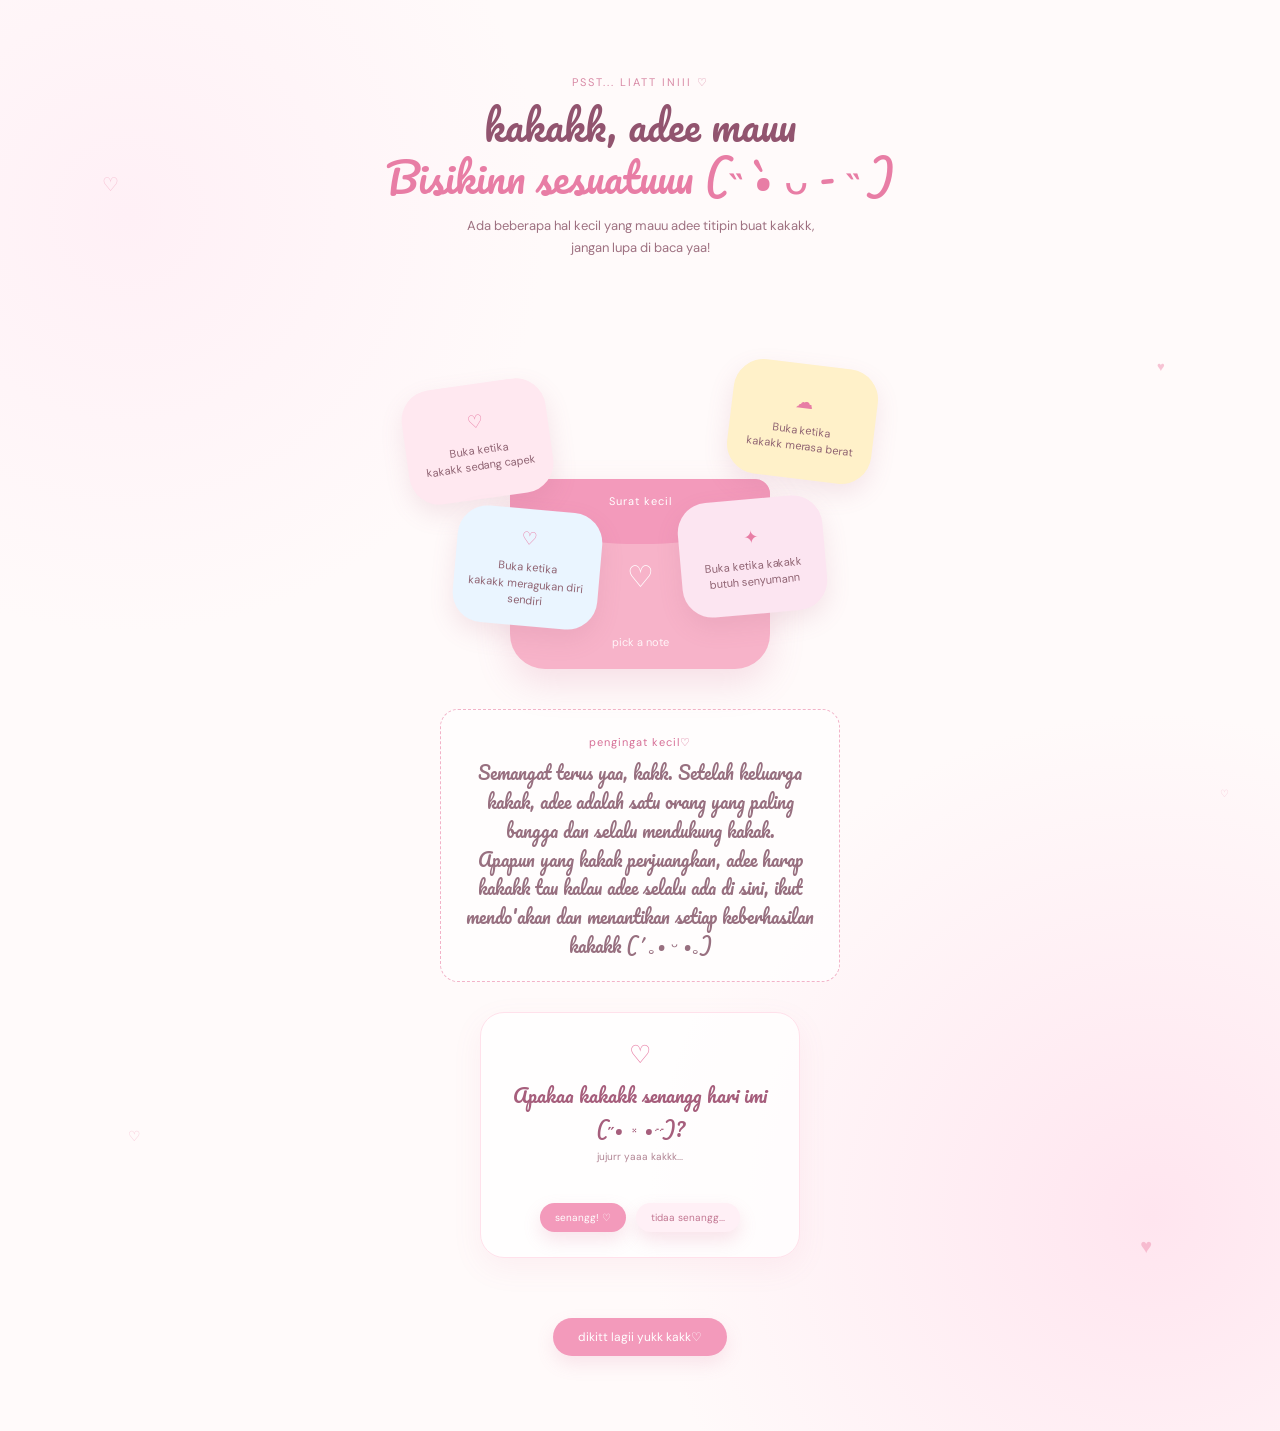
<file: support.html>
<!DOCTYPE html>
<html lang="id">
<head>
    <meta charset="UTF-8">
    <meta name="viewport" content="width=device-width, initial-scale=1.0">

    <title>A Little Reminder ♡</title>

    <link rel="stylesheet" href="style.css">

    <link rel="preconnect" href="https://fonts.googleapis.com">
    <link rel="preconnect" href="https://fonts.gstatic.com" crossorigin>

    <link href="https://fonts.googleapis.com/css2?family=DM+Sans:wght@400;500;600&family=Pacifico&display=swap" rel="stylesheet">
</head>

<body>

    <main class="support-page">

        <!-- floating hearts -->
        <span class="support-heart sh1">♡</span>
        <span class="support-heart sh2">♥</span>
        <span class="support-heart sh3">♡</span>
        <span class="support-heart sh4">♥</span>
        <span class="support-heart sh5">♡</span>


        <section class="support-content">

            <p class="support-small">
                psst... liatt iniii ♡
            </p>

            <h1>
                kakakk, adee mauu<br>
                <span>Bisikinn sesuatuuu (˵ •̀ ᴗ - ˵ )</span>
            </h1>

            <p class="support-intro">
               Ada beberapa hal kecil yang mauu adee titipin buat kakakk,<br> jangan lupa di baca yaa!
            </p>


            <!-- =========================
                 POCKET
            ========================== -->

            <div class="pocket-area">

                <!-- sticky notes -->

                <button class="note note-one"
                    onclick="openNote(
                    'Buka ketika kakakk sedang capek ♡',
                    'Kakakk capek yaa hari ini? istirahat dulu sebentar yaa.. Nggak apa-apa kok kalau hari ini terasa berat, Kakak nggak harus selalu kuat setiap waktu. Jangan lupa jaga diri baik-baik, yaa, karena di balik semua kesibukan Kakak, ada diri Kakak sendiri yang juga butuh diperhatikan. Adee mungkin nggak bisa nemenin Kakak secara langsung, tapi adee selalu berharap semoga hari-hari Kakak dipenuhi hal baik dan Kakak selalu punya cukup alasan untuk bahagia. Jangan terlalu keras sama diri sendiri, ya, Kak. Adee masih mau lihat Kakak tersenyum dan menceritakan banyak hal menyenangkan di hari-hari berikutnya ⸜(｡˃ ᵕ ˂ )⸝♡'
                    )">

                    <span>♡</span>
                    Buka ketika<br>
                    kakakk sedang capek

                </button>


                <button class="note note-two"
                    onclick="openNote(
                    'Buka ketika kakakk merasa berat ♡',
                    'Kak, kalau semuanya terasa berat, istirahat dulu, yaa. Kakak nggak harus selalu kuat dan menyelesaikan semuanya sekaligus. Adee mungkin nggak tahu seberapa berat hal yang sedang Kakak hadapi, tapi adee harap Kakak nggak pernah merasa sendirian, karena adaa adee disinii. Pelan-pelan aja kakk, satu langkah kecil pun tetap berarti. Adee selalu mendoakan yang terbaik untuk Kakak. Semangat terus, yaa! Adee percaya Kakak bisa melewati ini semua, dan adee akan selalu bangga sama Kakak (๑>◡<๑)♡.'
                    )">

                    <span>☁</span>
                    Buka ketika<br>
                    kakakk merasa berat

                </button>


                <button class="note note-three"
                    onclick="openNote(
                    'Buka ketika kakakk meragukan dirii sendiri ♡',
                    'kalau suatu saat Kakak merasa nggak cukup baik atau mulai meragukan kemampuan diri sendiri, please be kind to yourself, yaa. Jangan terlalu fokus sama hal-hal yang belum berhasil sampai lupa sama semua usaha yang sudah Kakak lakukan. Adee percaya Kakak punya banyak hal baik dalam diri Kakak yang mungkin terkadang Kakak sendiri nggak sadari. Jadi, kalau suatu hari Kakak lupa betapa hebatnya diri Kakak, semoga pesan kecil ini bisa mengingatkan Kakak bahwa ada adee yang selalu percaya sama Kakak (ᗒᗣᗕ)՞'
                    )">

                    <span>♡</span>
                    Buka ketika<br>
                    kakakk meragukan diri sendiri

                </button>


                <button class="note note-four"
                    onclick="openNote(
                    'Buka ketika kakakk butuh senyumann ♡',
                    'Haiii, Kakakkk! eummm, adee nggak tahu gimana hari Kakak sekarang, tapi adee harap pesan kecil ini bisa bikin Kakak senyum, walaupun cuma sedikit. Adee berdoa semoga Kakak selalu diberi kesehatan, dilancarkan segala urusannya, dimudahkan setiap langkahnya, dan didekatkan dengan hal-hal baik. Semoga apa yang sedang Kakak perjuangkan satu per satu menemukan jalannya, semoga doa-doa yang Kakak simpan diam-diam bisa segera terwujud, dan semoga Kakak selalu dikelilingi orang-orang yang tulus menyayangi Kakak. Adee mungkin nggak bisa menjanjikan banyak hal, tapi adee akan selalu berharap yang terbaik untuk Kakak. Semoga dunia selalu punya alasan untuk membuat Kakak bahagia, yaa. Jangan lupa senyum yaa kak, Karena adee juga ikut bahagia kalau Kakak bahagia. 🥹💗🫶🏻'
                    )">

                    <span>✦</span>
                    Buka ketika kakakk<br>
                    butuh senyumann

                </button>


                <!-- POCKET -->

                <div class="pocket">

                    <div class="pocket-top">
                        Surat kecil
                    </div>

                    <div class="pocket-heart">
                        ♡
                    </div>

                    <p>
                        pick a note
                    </p>

                </div>

            </div>


            <!-- LITTLE REMINDER -->

            <div class="tiny-reminder">

                <span>pengingat kecil♡</span>

                <p>
                    Semangat terus yaa, kakk. Setelah keluarga kakak, adee adalah satu orang yang paling bangga dan selalu mendukung kakak.<br>
                    Apapun yang kakak perjuangkan, adee harap kakakk tau kalau adee selalu ada di sini, ikut mendo'akan dan menantikan setiap keberhasilan kakakk (´｡• ᵕ •｡)
                </p>

            </div>


            <!-- LOADING -->

            <!-- =========================
     HAPPINESS MINI GAME
========================= -->

<div class="happiness-box" id="happinessBox">

    <!-- PERTANYAAN -->

    <div class="happiness-question" id="happinessQuestion">

        <div class="happiness-icon">
            ♡
        </div>

        <p class="question-title">
           Apakaa kakakk senangg hari imi (˶• ༝ •˶)?
        </p>

        <p class="question-subtitle">
            jujurr yaaa kakkk... 
        </p>

        <div class="happiness-buttons">

            <button onclick="chooseYes()">
                senangg! ♡
            </button>

            <button onclick="chooseNo()">
                tidaa senangg...
            </button>

        </div>

    </div>


    <!-- LOADING -->

    <div class="happiness-loading" id="happinessLoading">

        <div class="happiness-icon">
            ♡
        </div>

        <p>
            loading happiness...
        </p>

        <div class="loading-bar">

            <div class="loading-fill"
                id="loadingFill">
            </div>

        </div>

        <span id="loadingPercent">
            0%
        </span>

    </div>


    <!-- HASIL YES -->

    <div class="happiness-result" id="happinessResult">

        <div class="happiness-icon">
            ♡
        </div>

        <p class="result-title">
            happiness loaded!
        </p>

        <p>
            yeyyy ♡<br>
           Semoga kakakk selalu punya alasan buat tersenyumm, yaa ₍ᐢ> ̫<ᐢ₎♡ 
        </p>

    </div>


    <!-- HASIL NO -->

    <div class="happiness-sad" id="happinessSad">

        <div class="happiness-icon">
            ☁
        </div>

        <p class="result-title">
            kakakk kenapaa??
        </p>

        <p>
            Kakakk lagii sedii??<br>
            Ceritaa ke adee yukk ( •̯́ ₃ •̯̀)
        </p>

        <button onclick="tryAgain()">
           Coba lagi ♡
        </button>

    </div>

</div>


            <button class="next-button"
                onclick="window.location.href='about-you.html'">
                dikitt lagii yukk kakk♡
            </button>

        </section>

    </main>


    <!-- =========================
         NOTE POP UP
    ========================== -->

    <div class="note-overlay" id="noteOverlay">

        <div class="opened-note">

            <button class="note-close"
                onclick="closeNote()">
                ×
            </button>

            <div class="opened-note-icon">
                ♡
            </div>

            <h2 id="noteTitle">
                A little reminder ♡
            </h2>

            <div class="note-line"></div>

            <p id="noteText">
                Your message goes here.
            </p>

            <button class="note-done"
                onclick="closeNote()">
                okay, got it ♡
            </button>

        </div>

    </div>


   <script>

function chooseYes() {

    const question = document.getElementById("happinessQuestion");
    const loading = document.getElementById("happinessLoading");
    const result = document.getElementById("happinessResult");

    const fill = document.getElementById("loadingFill");
    const percent = document.getElementById("loadingPercent");

    question.style.display = "none";
    loading.style.display = "block";
    result.style.display = "none";

    let progress = 0;

    const interval = setInterval(function () {

        progress++;

        fill.style.width = progress + "%";
        percent.textContent = progress + "%";

        if (progress >= 100) {

            clearInterval(interval);

            setTimeout(function () {

                loading.style.display = "none";
                result.style.display = "block";

            }, 400);
        }

    }, 25);
}


function chooseNo() {

    document.getElementById("happinessQuestion").style.display = "none";

    document.getElementById("happinessSad").style.display = "block";

}


function tryAgain() {

    document.getElementById("happinessSad").style.display = "none";

    document.getElementById("happinessQuestion").style.display = "block";

}

function openNote(title, text) {
    document.getElementById("noteTitle").textContent = title;
    document.getElementById("noteText").textContent = text;
    document.getElementById("noteOverlay").classList.add("show");
}

function closeNote() {
    document.getElementById("noteOverlay").classList.remove("show");
}

document.getElementById("noteOverlay").addEventListener("click", function(event) {
    if (event.target === this) {
        closeNote();
    }
});

</script>

</body>

</body>
</html>
</file>
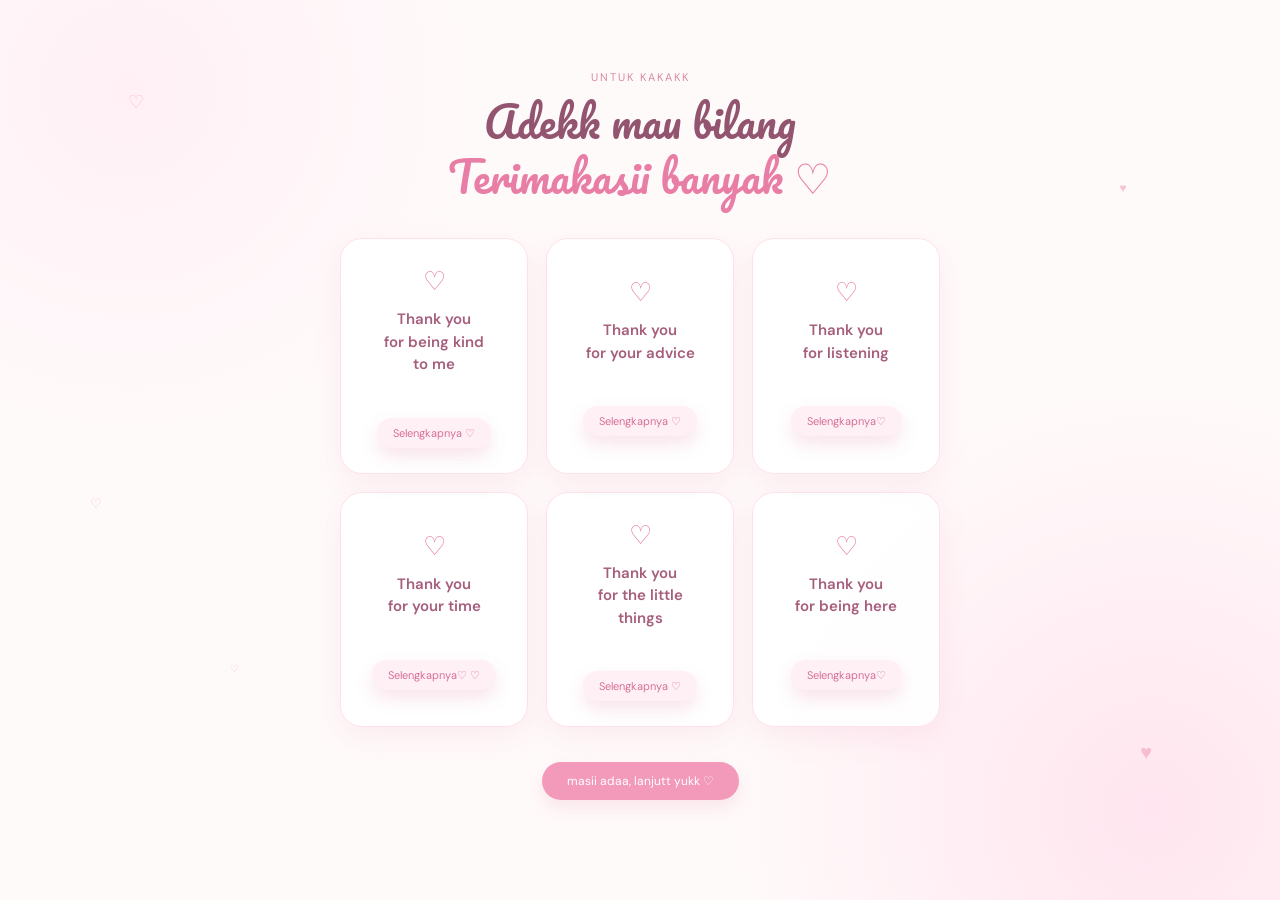
<file: thankyou.html>
<!DOCTYPE html>
<html lang="id">
<head>
    <meta charset="UTF-8">
    <meta name="viewport" content="width=device-width, initial-scale=1.0">

    <title>Terimakasih ♡</title>

    <link rel="stylesheet" href="style.css">

    <link rel="preconnect" href="https://fonts.googleapis.com">
    <link rel="preconnect" href="https://fonts.gstatic.com" crossorigin>

    <link href="https://fonts.googleapis.com/css2?family=DM+Sans:wght@400;500;600&family=Pacifico&display=swap" rel="stylesheet">
</head>

<body>

    <main class="thankyou-page">

        <!-- Hearts -->
        <span class="thank-heart th1">♡</span>
        <span class="thank-heart th2">♥</span>
        <span class="thank-heart th3">♡</span>
        <span class="thank-heart th4">♥</span>
        <span class="thank-heart th5">♡</span>

        <section class="thankyou-content">

            <p class="thank-small">Untuk kakakk</p>

            <h1>
                Adekk mau bilang<br>
                <span>Terimakasii banyak ♡</span>
            </h1>


            <!-- =========================
                 6 KOTAK
            ========================== -->

            <div class="thank-cards">

                <!-- CARD 1 -->
                <div class="thank-card">
                    <div class="card-heart">♡</div>

                    <h2>Thank you<br>for being kind <br>to me</h2>

                    <button class="read-button"
                        onclick="openLetter(
                        'Terimakasiii sudaa baikk samaa adee♡',
                        'Makasiii banyakkk yaa kakakkk, udaa baikk banget samaa adee.🥺 makasiii selama inii kakakk udaa memeperlakukan adee dengan baikk, selalu sabar dan memberi kebaikan yang mungkin buatt kakakk  sederhana. Please always be kind to yourself too, kak. you deserve all the good things in this world.♡'
                        )">
                        Selengkapnya ♡
                    </button>
                </div>


                <!-- CARD 2 -->
                <div class="thank-card">
                    <div class="card-heart">♡</div>

                    <h2>Thank you<br>for your advice</h2>

                    <button class="read-button"
                        onclick="openLetter(
                        'Terimakakasii nasihattnyaa♡',
                        'Makasiii banyakkk yaaa, kakakk. karena udaa mau ngasih adee nasihat, udaa mau ngingetin adee ketika adee mungkin belum memahami sesuatu, dan udaa mau berbagi sudut pandang yang mungkin sebelumnya nggak pernah adee pikirin🥺. semoga suatu hari nanti adee bisa menerapkan hal-hal baik yang udaa kakak ajarin. your advice means more to me than you know.♡'
                        )">
                        Selengkapnya ♡
                    </button>
                </div>


                <!-- CARD 3 -->
                <div class="thank-card">
                    <div class="card-heart">♡</div>

                    <h2>Thank you<br>for listening</h2>

                    <button class="read-button"
                        onclick="openLetter(
                        'Terimakasii suda menengarkan adee ♡',
                        'Terimakasiii yaa, kakk, sudaa mau mendengarkan ceritaa-ceritaa adee. Terimakasiii kerena sudaa memberikan ruang untuk adee bercerita tanpa merasaa sendirian. Sesederhana itu, tapi berartii banyakk buatt adeee (つ﹏<。) '
                        )">
                        Selengkapnya♡
                    </button>
                </div>


                <!-- CARD 4 -->
                <div class="thank-card">
                    <div class="card-heart">♡</div>

                    <h2>Thank you<br>for your time</h2>

                    <button class="read-button"
                        onclick="openLetter(
                        'Terimakasiii untukk waktu yang kakak berikan ♡',
                        'Terimakasii sudaa menyempatkan waktu untuk adee, kakk. adee tauu kakak juga punya kesibukan sendiri, jadi setiap waktu yang kakakk luangkan untuk adee selalu adee hargaii. Mungkin bagi kakak itu hal biasa, tapi bagi adee, bisa ngobrol dan berbagi cerita sama kakak adalah hal yang menyenangkan ⸜(｡˃ ᵕ ˂ )⸝♡'
                        )">
                        Selengkapnya♡ ♡
                    </button>
                </div>


                <!-- CARD 5 -->
                <div class="thank-card">
                    <div class="card-heart">♡</div>

                    <h2>Thank you<br>for the little<br>things</h2>

                    <button class="read-button"
                        onclick="openLetter(
                        'Terimakasii untuk hal-hal kecill ♡',
                        'Terimakasiii kakk untuk hal-hal kecil yang mungkin kakakk sendiri nggak pernaa sadar kalau itu berarti buat adee. kadang, sesuatu yang sederhana bisa meninggalkan kesan yang cukup dalam. mungkin kakak sudaa lupaa, tapi adee masii mengingatnya (๑•ᴗ•๑)♡.'
                        )">
                        Selengkapnya ♡
                    </button>
                </div>


                <!-- CARD 6 -->
                <div class="thank-card">
                    <div class="card-heart">♡</div>

                    <h2>Thank you<br>for being here</h2>

                    <button class="read-button"
                        onclick="openLetter(
                        'Terimakasii sudaa hadirr di hidup adee ♡',
                        'Terimakasiii sudaa hadirr di bagian kecil dari hidupp adee, kakk. adee nggak tau sampaii kapan kitaa akan saling mengenal, tapi adee senang karena pernaa di pertemukan dengan seseorang seperti kakakk. semoga hal-hal baik selalu menemukan kakakk dimana pun kakakk berada, yaa(ノ_<。).'
                        )">
                        Selengkapnya♡ 
                    </button>
                </div>

            </div>


            <button class="next-button"
                onclick="window.location.href='support.html'">
                masii adaa, lanjutt yukk ♡
            </button>

        </section>

    </main>


    <!-- =========================
         POP-UP SURAT
    ========================== -->

    <div class="letter-overlay" id="letterOverlay">

        <div class="big-letter">

            <button class="close-letter"
                onclick="closeLetter()">
                ×
            </button>

            <div class="big-letter-heart">
                ♡
            </div>

            <h2 id="letterTitle">
                Thank you ♡
            </h2>

            <div class="letter-line"></div>

            <p id="letterText">
                Isi pesan akan muncul di sini.
            </p>

            <button class="close-button"
                onclick="closeLetter()">
                close ♡
            </button>

        </div>

    </div>


    <script>

        function openLetter(title, text) {

            document.getElementById("letterTitle").textContent = title;
            document.getElementById("letterText").textContent = text;

            document
                .getElementById("letterOverlay")
                .classList.add("show");

        }


        function closeLetter() {

            document
                .getElementById("letterOverlay")
                .classList.remove("show");

        }


        // Klik area luar kotak untuk menutup
        document
            .getElementById("letterOverlay")
            .addEventListener("click", function(event) {

                if (event.target === this) {
                    closeLetter();
                }

            });

    </script>


</body>
</html>
</file>
<file: style.css>
* {
    margin: 0;
    padding: 0;
    box-sizing: border-box;
}

body {
    font-family: "DM Sans", sans-serif;
    overflow-x: hidden;
    overflow-y: auto;
}

/* =========================
   BACKGROUND
========================= */

.opening {
    width: 100%;
    height: 100vh;

    display: flex;
    justify-content: center;
    align-items: center;

    position: relative;
    overflow: hidden;

    background: #fffafa;
}

/* =========================
   KOTAK TENGAH
========================= */

.opening-card {
    width: 350px;
    min-height: 470px;

    display: flex;
    flex-direction: column;
    align-items: center;
    justify-content: center;

    text-align: center;

    position: relative;
    z-index: 5;
}

/* =========================
   SURAT
========================= */

/* =========================
   AMPOP PINK
========================= */

.letter {
    width: 200px;
    height: 140px;
    position: relative;

    background: #fff;
    border-radius: 6px;

    box-shadow:
        0 15px 35px rgba(214, 105, 145, 0.18);

    overflow: hidden;

    animation: floating 3s ease-in-out infinite;
}

/* Lipatan bawah kiri & kanan */

.letter::before {
    content: "";

    position: absolute;
    left: 0;
    bottom: 0;

    width: 0;
    height: 0;

    border-left: 100px solid #fff;
    border-top: 70px solid transparent;

    z-index: 2;
}

.letter::after {
    content: "";

    position: absolute;
    right: 0;
    bottom: 0;

    width: 0;
    height: 0;

    border-right: 100px solid #fff;
    border-top: 70px solid transparent;

    z-index: 2;
}

/* Lipatan segitiga bagian atas */

.letter-flap {
    position: absolute;

    top: 0;
    left: 0;

    width: 0;
    height: 0;

    border-left: 100px solid transparent;
    border-right: 100px solid transparent;
    border-top: 75px solid #ffd1e1;

    z-index: 4;
}

/* Love di tengah */

.letter-heart {
    position: absolute;

    left: 50%;
    top: 50%;

    transform: translate(-50%, -20%);

    z-index: 6;

    width: 45px;
    height: 45px;

    display: flex;
    justify-content: center;
    align-items: center;

    background: #fff;

    border-radius: 50%;

    color: hsl(338, 100%, 85%);

    font-size: 27px;

    box-shadow:
        0 5px 15px rgba(214, 105, 145, 0.15);
}

/* Animasi kecil */

@keyframes floating {

    0%, 100% {
        transform: translateY(0) rotate(-2deg);
    }

    50% {
        transform: translateY(-8px) rotate(2deg);
    }

}

/* =========================
   FROM & FOR
========================= */

.letter-info {
    margin-top: 25px;

    color: #b98a9b;

    font-size: 12px;

    line-height: 1.8;

    letter-spacing: 0.5px;
}

.letter-info p {
    margin: 2px 0;
}

.letter-info span {
    color: #d96d96;
}

/* =========================
   BUTTON
========================= */

button {
    margin-top: 25px;

    border: none;

    background: #f39abb;

    color: white;

    padding: 10px 25px;

    border-radius: 30px;

    font-family: "DM Sans", sans-serif;

    font-size: 12px;

    cursor: pointer;

    box-shadow:
        0 8px 18px rgba(214, 105, 145, 0.18);

    transition: 0.3s ease;
}

button:hover {
    background: #e982a8;

    transform: translateY(-2px);
}

/* =========================
   LOVE-LOVE KECIL
========================= */

.tiny-heart {
    position: absolute;

    color: #ff82ac;

    font-size: 15px;

    opacity: 0.65;

    z-index: 1;

    animation: heartFloat 4s ease-in-out infinite;
}

.heart-1 {
    top: 15%;
    left: 18%;
}

.heart-2 {
    top: 25%;
    right: 18%;
    font-size: 11px;
    animation-delay: 1s;
}

.heart-3 {
    top: 12%;
    right: 35%;
    font-size: 9px;
    animation-delay: 2s;
}

.heart-4 {
    bottom: 18%;
    left: 20%;
    font-size: 12px;
    animation-delay: 1.5s;
}

.heart-5 {
    bottom: 25%;
    right: 20%;
    font-size: 17px;
    animation-delay: 2.5s;
}

.heart-6 {
    top: 40%;
    left: 10%;
    font-size: 10px;
    animation-delay: 1s;
}

.heart-7 {
    top: 55%;
    right: 10%;
    font-size: 13px;
    animation-delay: 3s;
}

.heart-8 {
    bottom: 12%;
    right: 35%;
    font-size: 9px;
    animation-delay: 2s;
}

.heart-9 {
    bottom: 35%;
    left: 30%;
    font-size: 8px;
    animation-delay: 1.5s;
}

.heart-10 {
    top: 35%;
    right: 30%;
    font-size: 8px;
    animation-delay: 3s;
}

@keyframes heartFloat {

    0%, 100% {
        transform: translateY(0);
    }

    50% {
        transform: translateY(-8px);
    }

}

/* =========================
   HP
========================= */

@media (max-width: 600px) {

    .opening-card {
        width: 100%;
    }

    .letter {
        width: 175px;
        height: 125px;
    }

}
.fade-out {
    animation: fadeOut 0.8s ease forwards;
}

@keyframes fadeOut {
    from {
        opacity: 1;
    }

    to {
        opacity: 0;
        transform: scale(1.03);
    }
}
/* =========================
   ABOUT ME
========================= */

.about-page {
    min-height: 100vh;

    position: relative;
    overflow: hidden;

    display: flex;
    justify-content: center;
    align-items: center;

    background:
        radial-gradient(circle at 10% 20%, #fff0f6 0%, transparent 25%),
        radial-gradient(circle at 90% 80%, #ffe4ef 0%, transparent 30%),
        #fffafa;
}

.about-content {
    width: 90%;
    max-width: 500px;

    text-align: center;

    position: relative;
    z-index: 3;

    animation: aboutAppear 1s ease;
}

@keyframes aboutAppear {

    from {
        opacity: 0;
        transform: translateY(25px);
    }

    to {
        opacity: 1;
        transform: translateY(0);
    }

}

.about-small {
    color: #d889a5;

    font-size: 11px;

    letter-spacing: 2px;

    text-transform: uppercase;

    margin-bottom: 10px;
}

.about-content h1 {
    font-family: "Pacifico", cursive;

    font-size: 42px;

    font-weight: 400;

    color: #92546f;

    margin-bottom: 25px;
}

.about-content h1 span {
    color: #e87da5;
}

/* =========================
   FOTO
========================= */

/* =========================
   3 FOTO SCRAPBOOK
========================= */

.photo-gallery {
    width: 350px;
    height: 270px;

    margin: 0 auto 10px;

    position: relative;
}

/* semua foto */

.photo-frame {
    position: absolute;

    width: 145px;
    height: 175px;

    padding: 8px 8px 25px;

    background: white;

    box-shadow:
        0 10px 25px rgba(205, 108, 145, 0.18);

    transition: 0.3s ease;
}

.photo-frame img {
    width: 100%;
    height: 100%;

    object-fit: cover;

    display: block;
}

/* foto kiri */

.photo-left {
    left: 5px;
    top: 45px;

    transform: rotate(-9deg);

    z-index: 1;
}

/* foto tengah */

.photo-center {
    left: 102px;
    top: 10px;

    transform: rotate(1deg);

    z-index: 3;
}

/* foto kanan */

.photo-right {
    right: 5px;
    top: 45px;

    transform: rotate(8deg);

    z-index: 2;
}

/* efek hover */

.photo-frame:hover {
    transform:
        translateY(-8px)
        rotate(0deg)
        scale(1.03);

    z-index: 10;
}

/* pita */

.photo-tape {
    position: absolute;

    width: 50px;
    height: 14px;

    background: #f7b4cb;

    opacity: 0.75;

    top: -7px;
    left: 47px;

    transform: rotate(-3deg);
}

/* =========================
   NAMA
========================= */

.about-content h2 {
    font-family: "Pacifico", cursive;

    font-size: 25px;

    font-weight: 400;

    color: #d96f98;

    margin-bottom: 10px;
}

.about-text {
    color: #9e7181;

    font-size: 14px;

    line-height: 1.8;

    margin-bottom: 22px;
}

/* =========================
   BUTTON
========================= */

.next-button {
    border: none;

    background: #f39abb;

    color: white;

    padding: 11px 25px;

    border-radius: 30px;

    font-family: "DM Sans", sans-serif;

    font-size: 12px;

    cursor: pointer;

    transition: 0.3s ease;

    box-shadow:
        0 8px 18px rgba(214, 105, 145, 0.15);
}

.next-button:hover {
    background: #e982a8;

    transform: translateY(-2px);
}

/* =========================
   LOVE
========================= */

.about-heart {
    position: absolute;

    color: #f2a0bb;

    opacity: 0.6;

    z-index: 1;

    animation: aboutHeartFloat 4s ease-in-out infinite;
}

.h1 {
    top: 15%;
    left: 15%;
    font-size: 18px;
}

.h2 {
    top: 25%;
    right: 15%;
    font-size: 12px;
    animation-delay: 1s;
}

.h3 {
    bottom: 20%;
    left: 18%;
    font-size: 13px;
    animation-delay: 2s;
}

.h4 {
    bottom: 15%;
    right: 18%;
    font-size: 20px;
    animation-delay: 1.5s;
}

.h5 {
    top: 50%;
    right: 8%;
    font-size: 10px;
    animation-delay: 3s;
}

@keyframes aboutHeartFloat {

    0%, 100% {
        transform: translateY(0);
    }

    50% {
        transform: translateY(-10px);
    }

}
.about-content h2 {
    font-family: "Pacifico", cursive;
    font-size: 25px;
    font-weight: 400;
    color: #d96f98;

    margin-top: 5px;
    margin-bottom: 8px;
}

.about-text {
    color: #9e7181;

    font-size: 13px;
    line-height: 1.7;

    margin-bottom: 18px;
}

.next-button {
    border: none;

    background: #f39abb;
    color: white;

    padding: 11px 25px;

    border-radius: 30px;

    font-family: "DM Sans", sans-serif;
    font-size: 12px;

    cursor: pointer;

    transition: 0.3s ease;

    box-shadow:
        0 8px 18px rgba(214, 105, 145, 0.15);
}

.next-button:hover {
    background: #e982a8;
    transform: translateY(-2px);
}
/* =========================
   THANK YOU PAGE
========================= */

.thankyou-page {
    min-height: 100vh;

    padding: 70px 20px;

    position: relative;
    overflow-x: hidden;

    background:
        radial-gradient(
            circle at 10% 10%,
            #fff0f6 0%,
            transparent 25%
        ),
        radial-gradient(
            circle at 90% 90%,
            #ffe5ef 0%,
            transparent 30%
        ),
        #fffafa;
}


.thankyou-content {

    width: 90%;
    max-width: 600px;

    margin: auto;

    text-align: center;

    position: relative;
    z-index: 3;

    animation: thankAppear 1s ease;

}


@keyframes thankAppear {

    from {
        opacity: 0;
        transform: translateY(25px);
    }

    to {
        opacity: 1;
        transform: translateY(0);
    }

}


/* =========================
   JUDUL
========================= */

.thank-small {

    color: #d889a5;

    font-size: 11px;

    letter-spacing: 2px;

    text-transform: uppercase;

    margin-bottom: 10px;

}


.thankyou-content h1 {

    font-family: "Pacifico", cursive;

    font-size: 42px;

    line-height: 1.3;

    font-weight: 400;

    color: #92546f;

    margin-bottom: 35px;

}


.thankyou-content h1 span {

    color: #e87da5;

}


/* =========================
   KARTU
========================= */



/* =========================
   THANK YOU CARDS
========================= */

/* =========================
   THANK YOU CARDS
========================= */


/* =========================
   THANK YOU CARDS
========================= */

.thank-cards {
    width: 100%;
    max-width: 900px;
    margin: 0 auto;

    display: grid;
    grid-template-columns: repeat(3, 1fr);

    gap: 18px;
}


/* KOTAK */

.thank-card {
    min-height: 210px;

    background: rgba(255, 255, 255, 0.94);

    border: 1px solid #ffe1eb;
    border-radius: 22px;

    padding: 25px 18px;

    display: flex;
    flex-direction: column;
    align-items: center;
    justify-content: center;

    box-shadow:
        0 10px 30px rgba(214, 105, 145, 0.10);

    transition: 0.35s ease;
}


/* Hover */

.thank-card:hover {
    transform: translateY(-7px) rotate(-1deg);

    box-shadow:
        0 15px 35px rgba(214, 105, 145, 0.17);
}


/* HEART */

.card-heart {
    color: #e87da5;

    font-size: 26px;

    margin-bottom: 10px;

    transition: 0.3s ease;
}


.thank-card:hover .card-heart {
    transform: scale(1.2);
}


/* JUDUL */

.thank-card h2 {
    color: #a65e7c;

    font-size: 15px;

    line-height: 1.5;

    font-weight: 600;

    margin-bottom: 17px;

    text-align: center;
}


/* READ MORE */

.read-button {
    border: none;

    background: #fff0f6;

    color: #d66f96;

    padding: 8px 16px;

    border-radius: 20px;

    font-family: "DM Sans", sans-serif;

    font-size: 11px;

    cursor: pointer;

    transition: 0.3s ease;
}


.read-button:hover {
    background: #f39abb;

    color: white;

    transform: translateY(-2px);
}


/* DETAIL */

.card-detail {
    max-height: 0;

    overflow: hidden;

    opacity: 0;

    transition:
        max-height 0.5s ease,
        opacity 0.3s ease,
        margin-top 0.3s ease;
}


.card-detail p {
    color: #9e7181;

    font-size: 12px;

    line-height: 1.7;

    margin: 0;
}


/* SAAT DIBUKA */

.thank-card.active {
    justify-content: flex-start;
}


.thank-card.active .card-detail {
    max-height: 180px;

    opacity: 1;

    margin-top: 15px;
}


/* NEXT BUTTON */

.thankyou-content .next-button {
    margin-top: 35px;
}

/* =========================
   LOVE DEKORASI
========================= */

.thank-heart {

    position: absolute;

    color: #f2a0bb;

    opacity: 0.6;

    z-index: 1;

    animation: thankHeartFloat 4s ease-in-out infinite;

}


.th1 {
    top: 10%;
    left: 10%;
    font-size: 18px;
}


.th2 {
    top: 20%;
    right: 12%;
    font-size: 12px;
    animation-delay: 1s;
}


.th3 {
    top: 55%;
    left: 7%;
    font-size: 13px;
    animation-delay: 2s;
}


.th4 {
    bottom: 15%;
    right: 10%;
    font-size: 20px;
    animation-delay: 1.5s;
}


.th5 {
    bottom: 25%;
    left: 18%;
    font-size: 10px;
    animation-delay: 3s;
}


@keyframes thankHeartFloat {

    0%, 100% {
        transform: translateY(0);
    }

    50% {
        transform: translateY(-10px);
    }

}
@media (max-width: 700px) {

    .thank-cards {
        flex-direction: column;
        align-items: center;
    }

    .thank-card {
        width: 85%;
        min-height: 200px;
    }

}
/* =========================
   LETTER POP UP
========================= */

.letter-overlay {
    position: fixed;

    inset: 0;

    background: rgba(255, 220, 232, 0.55);

    backdrop-filter: blur(5px);

    display: flex;

    align-items: center;
    justify-content: center;

    padding: 20px;

    opacity: 0;

    visibility: hidden;

    transition: 0.3s ease;

    z-index: 100;
}


/* SAAT TERBUKA */

.letter-overlay.show {
    opacity: 1;

    visibility: visible;
}


/* KOTAK BESAR */

.big-letter {
    position: relative;

    width: 90%;
    max-width: 550px;

    background: #fffdfd;

    border: 1px solid #ffdce8;

    border-radius: 28px;

    padding: 45px 45px 40px;

    text-align: center;

    box-shadow:
        0 25px 70px rgba(188, 88, 125, 0.20);

    transform: translateY(20px) scale(0.95);

    transition: 0.35s ease;
}


/* ANIMASI BUKA */

.letter-overlay.show .big-letter {
    transform: translateY(0) scale(1);
}


/* HEART BESAR */

.big-letter-heart {
    color: #e87da5;

    font-size: 32px;

    margin-bottom: 10px;

    animation: letterHeart 1.5s ease-in-out infinite;
}


@keyframes letterHeart {

    0%, 100% {
        transform: scale(1);
    }

    50% {
        transform: scale(1.12);
    }

}


/* JUDUL SURAT */

.big-letter h2 {
    font-family: "Pacifico", cursive;

    color: #a65e7c;

    font-size: 27px;

    font-weight: 400;

    line-height: 1.4;

    margin-bottom: 15px;
}


/* GARIS */

.letter-line {
    width: 45px;

    height: 2px;

    background: #f5b2c9;

    margin: 0 auto 20px;

    border-radius: 10px;
}


/* ISI SURAT */

.big-letter p {
    color: #987080;

    font-size: 13px;

    line-height: 1.9;

    max-width: 430px;

    margin: 0 auto 25px;
}


/* TOMBOL CLOSE */

.close-button {
    border: none;

    background: #f39abb;

    color: white;

    padding: 10px 23px;

    border-radius: 25px;

    font-family: "DM Sans", sans-serif;

    font-size: 11px;

    cursor: pointer;

    transition: 0.3s ease;
}


.close-button:hover {
    background: #e982a8;

    transform: translateY(-2px);
}


/* X DI POJOK */

.close-letter {
    position: absolute;

    top: 15px;
    right: 18px;

    width: 30px;
    height: 30px;

    border: none;

    background: #fff0f6;

    color: #d66f96;

    border-radius: 50%;

    font-size: 20px;

    line-height: 30px;

    cursor: pointer;

    transition: 0.3s ease;
}


.close-letter:hover {
    background: #f8c1d5;

    color: white;

    transform: rotate(90deg);
}
@media (max-width: 700px) {

    .thank-cards {
        grid-template-columns: repeat(2, 1fr);

        gap: 12px;
    }

    .thank-card {
        min-height: 190px;

        padding: 20px 12px;
    }

    .thank-card h2 {
        font-size: 13px;
    }

    .big-letter {
        padding: 40px 25px 30px;
    }

    .big-letter h2 {
        font-size: 23px;
    }

}
/* =========================
   MEMORIES PAGE
========================= */

.memories-page {
    min-height: 100vh;

    padding: 80px 20px;

    position: relative;

    overflow-x: hidden;

    background:
        radial-gradient(
            circle at 10% 10%,
            #fff0f6 0%,
            transparent 25%
        ),
        radial-gradient(
            circle at 90% 80%,
            #ffe5ef 0%,
            transparent 30%
        ),
        #fffafa;
}


.memories-content {
    width: 90%;
    max-width: 900px;

    margin: auto;

    text-align: center;

    position: relative;

    z-index: 3;

    animation: memoryAppear 1s ease;
}


@keyframes memoryAppear {

    from {
        opacity: 0;
        transform: translateY(25px);
    }

    to {
        opacity: 1;
        transform: translateY(0);
    }

}


/* JUDUL KECIL */

.memory-small {
    color: #d889a5;

    font-size: 11px;

    letter-spacing: 2px;

    text-transform: uppercase;

    margin-bottom: 10px;
}


/* JUDUL */

.memories-content h1 {
    font-family: "Pacifico", cursive;

    font-size: 42px;

    line-height: 1.3;

    font-weight: 400;

    color: #92546f;

    margin-bottom: 15px;
}


.memories-content h1 span {
    color: #e87da5;
}


/* INTRO */

.memory-intro {
    color: #9e7181;

    font-size: 13px;

    line-height: 1.7;

    max-width: 400px;

    margin: 0 auto 45px;
}


/* =========================
   FOTO GRID
========================= */

.memory-grid {
    width: 100%;

    display: grid;

    grid-template-columns:
        repeat(3, 1fr);

    gap: 30px;

    align-items: start;

    margin-bottom: 40px;
}


/* FOTO */

.memory-photo {
    background: white;

    padding: 10px 10px 20px;

    box-shadow:
        0 12px 30px rgba(
            205,
            108,
            145,
            0.15
        );

    transition: 0.35s ease;
}


/* UKURAN FOTO */

.memory-photo img {
    width: 100%;

    aspect-ratio: 1 / 1.1;

    object-fit: cover;

    display: block;
}


/* POSISI MIRING */

.photo-one {
    transform: rotate(-5deg);
}

.photo-two {
    transform: rotate(2deg);

    margin-top: 20px;
}

.photo-three {
    transform: rotate(5deg);
}


/* HOVER */

.memory-photo:hover {
    transform:
        translateY(-10px)
        rotate(0deg)
        scale(1.03);

    z-index: 5;
}


/* CAPTION */

.memory-caption {
    padding-top: 12px;
}


.memory-caption span {
    color: #e87da5;

    font-size: 15px;
}


.memory-caption p {
    margin: 5px 0 0;

    color: #a56f82;

    font-size: 11px;
}


/* =========================
   HEARTS
========================= */

.memory-heart {
    position: absolute;

    color: #f2a0bb;

    opacity: 0.6;

    z-index: 1;

    animation:
        memoryHeartFloat
        4s ease-in-out infinite;
}


.mh1 {
    top: 12%;
    left: 8%;
    font-size: 20px;
}


.mh2 {
    top: 25%;
    right: 10%;
    font-size: 13px;
    animation-delay: 1s;
}


.mh3 {
    bottom: 25%;
    left: 7%;
    font-size: 14px;
    animation-delay: 2s;
}


.mh4 {
    bottom: 12%;
    right: 8%;
    font-size: 20px;
    animation-delay: 1.5s;
}


.mh5 {
    top: 55%;
    right: 4%;
    font-size: 10px;
    animation-delay: 3s;
}


@keyframes memoryHeartFloat {

    0%, 100% {
        transform: translateY(0);
    }

    50% {
        transform: translateY(-10px);
    }

}
/* =========================
   SUPPORT / LITTLE REMINDER
========================= */

.support-page {
    min-height: 100vh;

    padding: 75px 20px;

    position: relative;

    overflow-x: hidden;

    background:
        radial-gradient(
            circle at 10% 15%,
            #fff0f6 0%,
            transparent 25%
        ),
        radial-gradient(
            circle at 90% 85%,
            #ffe5ef 0%,
            transparent 30%
        ),
        #fffafa;
}


.support-content {
    width: 90%;
    max-width: 800px;

    margin: auto;

    text-align: center;

    position: relative;

    z-index: 3;

    animation: supportAppear 1s ease;
}


@keyframes supportAppear {

    from {
        opacity: 0;
        transform: translateY(25px);
    }

    to {
        opacity: 1;
        transform: translateY(0);
    }

}


/* JUDUL KECIL */

.support-small {
    color: #d889a5;

    font-size: 11px;

    letter-spacing: 2px;

    text-transform: uppercase;

    margin-bottom: 10px;
}


/* JUDUL */

.support-content h1 {
    font-family: "Pacifico", cursive;

    font-size: 40px;

    line-height: 1.3;

    font-weight: 400;

    color: #92546f;

    margin-bottom: 12px;
}


.support-content h1 span {
    color: #e87da5;
}


.support-intro {
    color: #9e7181;

    font-size: 13px;

    line-height: 1.7;

    margin-bottom: 35px;
}


/* =========================
   POCKET AREA
========================= */

.pocket-area {
    width: 500px;

    max-width: 100%;

    height: 390px;

    margin: 0 auto 25px;

    position: relative;
}


/* POCKET */

.pocket {
    position: absolute;

    width: 260px;

    height: 190px;

    left: 50%;

    bottom: 15px;

    transform: translateX(-50%);

    background: #f7b3c9;

    border-radius:
        15px
        15px
        35px
        35px;

    box-shadow:
        0 15px 35px
        rgba(205, 108, 145, 0.18);

    z-index: 2;
}


/* bagian atas pocket */

.pocket-top {
    position: absolute;

    top: 0;

    left: 0;

    width: 100%;

    height: 65px;

    background: #f39abb;

    border-radius:
        15px
        15px
        50% 50%;

    color: white;

    font-size: 11px;

    padding-top: 15px;

    letter-spacing: 1px;
}


.pocket-heart {
    position: absolute;

    top: 78px;

    left: 50%;

    transform: translateX(-50%);

    color: white;

    font-size: 30px;
}


.pocket p {
    position: absolute;

    bottom: 20px;

    left: 0;

    width: 100%;

    color: #fff5f8;

    font-size: 11px;
}


/* =========================
   STICKY NOTES
========================= */

.note {
    position: absolute;

    width: 145px;

    min-height: 115px;

    padding: 17px 12px;

    border: none;

    font-family: "DM Sans", sans-serif;

    font-size: 11px;

    line-height: 1.5;

    color: #8f6372;

    cursor: pointer;

    box-shadow:
        0 10px 25px
        rgba(180, 100, 130, 0.14);

    transition: 0.3s ease;

    z-index: 3;
}


.note span {
    display: block;

    color: #e87da5;

    font-size: 18px;

    margin-bottom: 6px;
}


/* NOTE 1 */

.note-one {
    left: 15px;

    top: 65px;

    background: #ffe8f0;

    transform: rotate(-8deg);
}


/* NOTE 2 */

.note-two {
    right: 15px;

    top: 45px;

    background: #fff1c9;

    transform: rotate(7deg);
}


/* NOTE 3 */

.note-three {
    left: 65px;

    top: 190px;

    background: #eaf5ff;

    transform: rotate(5deg);

    z-index: 4;
}


/* NOTE 4 */

.note-four {
    right: 65px;

    top: 180px;

    background: #fce5f1;

    transform: rotate(-5deg);

    z-index: 4;
}


/* HOVER */

.note:hover {
    transform:
        translateY(-12px)
        rotate(0deg)
        scale(1.05);

    z-index: 10;

    box-shadow:
        0 18px 30px
        rgba(180, 100, 130, 0.18);
}


/* =========================
   TINY REMINDER
========================= */

.tiny-reminder {
    margin: 20px auto 30px;

    padding: 20px;

    max-width: 400px;

    border: 1px dashed #f2b3c8;

    border-radius: 18px;

    background: rgba(255,255,255,0.65);
}


.tiny-reminder span {
    color: #d66f96;

    font-size: 11px;

    letter-spacing: 1px;
}


.tiny-reminder p {
    color: #987080;

    font-family: "Pacifico", cursive;

    font-size: 18px;

    line-height: 1.6;

    margin-top: 8px;
}


/* =========================
   HAPPINESS MINI GAME
========================= */

.happiness-box {
    width: 320px;
    min-height: 170px;

    margin: 25px auto 35px;

    padding: 25px 20px;

    background: rgba(255, 255, 255, 0.75);

    border: 1px solid #ffe1eb;

    border-radius: 24px;

    box-shadow:
        0 10px 30px
        rgba(214, 105, 145, 0.08);

    position: relative;

    overflow: hidden;
}


/* ICON */

.happiness-icon {
    color: #e87da5;

    font-size: 25px;

    margin-bottom: 7px;

    animation:
        happinessFloat
        2s ease-in-out infinite;
}


@keyframes happinessFloat {

    0%, 100% {
        transform: translateY(0);
    }

    50% {
        transform: translateY(-4px);
    }

}


/* QUESTION */

.happiness-question {
    animation: happinessAppear 0.5s ease;
}


.question-title {
    color: #a65e7c;

    font-family: "Pacifico", cursive;

    font-size: 19px;

    margin: 0 0 4px;
}


.question-subtitle {
    color: #b08493;

    font-size: 10px;

    margin: 0 0 15px;
}


/* BUTTONS */

.happiness-buttons {
    display: flex;

    justify-content: center;

    gap: 10px;
}


.happiness-buttons button,
.happiness-sad button {
    border: none;

    padding: 8px 15px;

    border-radius: 20px;

    font-family: "DM Sans", sans-serif;

    font-size: 10px;

    cursor: pointer;

    transition: 0.3s ease;
}


.happiness-buttons button:first-child {
    background: #f39abb;

    color: white;
}


.happiness-buttons button:first-child:hover {
    background: #e982a8;

    transform: translateY(-2px);
}


.happiness-buttons button:last-child {
    background: #fff0f6;

    color: #c27691;
}


.happiness-buttons button:last-child:hover {
    background: #ffe1eb;

    transform: translateY(-2px);
}


/* =========================
   LOADING
========================= */

.happiness-loading {
    display: none;

    animation: happinessAppear 0.4s ease;
}


.happiness-loading p {
    color: #a65e7c;

    font-family: "Pacifico", cursive;

    font-size: 17px;

    margin: 0 0 12px;
}


.loading-bar {
    width: 100%;

    height: 9px;

    background: #ffe1eb;

    border-radius: 20px;

    overflow: hidden;
}


.loading-fill {
    width: 0%;

    height: 100%;

    background: #f39abb;

    border-radius: 20px;

    transition: width 0.08s linear;
}


.happiness-loading span {
    display: block;

    color: #d66f96;

    font-size: 10px;

    margin-top: 7px;
}


/* =========================
   RESULT
========================= */

.happiness-result {
    display: none;

    animation: happinessAppear 0.5s ease;
}


.result-title {
    color: #a65e7c;

    font-family: "Pacifico", cursive;

    font-size: 18px;

    margin-bottom: 6px;
}


.happiness-result p {
    color: #987080;

    font-size: 11px;

    line-height: 1.7;

    margin: 0;
}


/* =========================
   NO RESULT
========================= */

.happiness-sad {
    display: none;

    animation: happinessAppear 0.5s ease;
}


.happiness-sad p {
    color: #987080;

    font-size: 11px;

    line-height: 1.7;

    margin: 0 0 12px;
}


.happiness-sad button {
    background: #fff0f6;

    color: #d66f96;
}


.happiness-sad button:hover {
    background: #f39abb;

    color: white;
}


/* ANIMATION */

@keyframes happinessAppear {

    from {
        opacity: 0;

        transform: translateY(8px);
    }

    to {
        opacity: 1;

        transform: translateY(0);
    }

}


/* =========================
   FLOATING HEARTS
========================= */

.support-heart {
    position: absolute;

    color: #f2a0bb;

    opacity: 0.6;

    animation:
        supportFloat
        4s ease-in-out infinite;
}


.sh1 {
    top: 12%;
    left: 8%;
    font-size: 19px;
}


.sh2 {
    top: 25%;
    right: 9%;
    font-size: 13px;
    animation-delay: 1s;
}


.sh3 {
    bottom: 20%;
    left: 10%;
    font-size: 14px;
    animation-delay: 2s;
}


.sh4 {
    bottom: 12%;
    right: 10%;
    font-size: 20px;
    animation-delay: 1.5s;
}


.sh5 {
    top: 55%;
    right: 4%;
    font-size: 10px;
    animation-delay: 3s;
}


@keyframes supportFloat {

    0%, 100% {
        transform: translateY(0);
    }

    50% {
        transform: translateY(-10px);
    }

}


/* =========================
   NOTE POPUP
========================= */

.note-overlay {
    position: fixed;

    inset: 0;

    background: rgba(255, 220, 232, 0.55);

    backdrop-filter: blur(5px);

    display: flex;

    align-items: center;

    justify-content: center;

    padding: 20px;

    opacity: 0;

    visibility: hidden;

    transition: 0.3s ease;

    z-index: 100;
}


.note-overlay.show {
    opacity: 1;

    visibility: visible;
}


.opened-note {
    position: relative;

    width: 90%;

    max-width: 470px;

    background: #fffdfd;

    border-radius: 25px;

    padding: 40px 35px;

    text-align: center;

    box-shadow:
        0 25px 70px
        rgba(188, 88, 125, 0.20);

    transform:
        scale(0.9)
        rotate(-2deg);

    transition: 0.35s ease;
}


.note-overlay.show .opened-note {
    transform:
        scale(1)
        rotate(0deg);
}


.opened-note-icon {
    color: #e87da5;

    font-size: 30px;

    margin-bottom: 10px;
}


.opened-note h2 {
    font-family: "Pacifico", cursive;

    font-weight: 400;

    color: #a65e7c;

    font-size: 24px;

    line-height: 1.5;
}


.note-line {
    width: 45px;

    height: 2px;

    background: #f5b2c9;

    margin: 15px auto 20px;
}


.opened-note p {
    color: #987080;

    font-size: 13px;

    line-height: 1.9;

    margin-bottom: 25px;
}


.note-done {
    border: none;

    background: #f39abb;

    color: white;

    padding: 10px 22px;

    border-radius: 25px;

    font-family: "DM Sans", sans-serif;

    font-size: 11px;

    cursor: pointer;

    transition: 0.3s ease;
}


.note-done:hover {
    background: #e982a8;

    transform: translateY(-2px);
}


.note-close {
    position: absolute;

    top: 13px;

    right: 15px;

    width: 30px;

    height: 30px;

    border: none;

    border-radius: 50%;

    background: #fff0f6;

    color: #d66f96;

    font-size: 19px;

    cursor: pointer;
}
@media (max-width: 600px) {

    .support-content h1 {
        font-size: 32px;
    }

    .pocket-area {
        height: 500px;
    }

    .pocket {
        width: 220px;
        height: 170px;

        bottom: 30px;
    }

    .note {
        width: 125px;
        min-height: 105px;

        font-size: 10px;
    }

    .note-one {
        left: 0;
        top: 65px;
    }

    .note-two {
        right: 0;
        top: 45px;
    }

    .note-three {
        left: 15px;
        top: 230px;
    }

    .note-four {
        right: 15px;
        top: 220px;
    }

    .opened-note {
        padding: 35px 25px;
    }

}
/* =================================
   ABOUT YOU PAGE
================================= */

.about-you-page {
    min-height: 100vh;
    padding: 70px 20px 80px;

    position: relative;

    overflow: hidden;

    background:
        radial-gradient(
            circle at 10% 15%,
            #fff0f6 0%,
            transparent 25%
        ),
        radial-gradient(
            circle at 90% 80%,
            #ffe5ef 0%,
            transparent 28%
        ),
        #fffafa;
}


.about-you-content {
    width: 100%;
    max-width: 700px;

    margin: auto;

    text-align: center;

    position: relative;

    z-index: 2;

    animation: aboutYouAppear 1s ease;
}


@keyframes aboutYouAppear {

    from {
        opacity: 0;
        transform: translateY(25px);
    }

    to {
        opacity: 1;
        transform: translateY(0);
    }

}


/* HEARTS */

.about-you-heart {
    position: absolute;

    color: #f0a0ba;

    opacity: 0.55;

    animation:
        aboutYouFloat
        4s ease-in-out infinite;
}


.ay1 {
    top: 12%;
    left: 10%;
    font-size: 20px;
}


.ay2 {
    top: 28%;
    right: 12%;
    font-size: 13px;
    animation-delay: 1s;
}


.ay3 {
    top: 55%;
    left: 7%;
    font-size: 15px;
    animation-delay: 2s;
}


.ay4 {
    bottom: 20%;
    right: 10%;
    font-size: 20px;
    animation-delay: 1.5s;
}


.ay5 {
    bottom: 10%;
    left: 18%;
    font-size: 12px;
    animation-delay: 3s;
}


@keyframes aboutYouFloat {

    0%, 100% {
        transform: translateY(0);
    }

    50% {
        transform: translateY(-10px);
    }

}


/* TITLE */

.about-you-small {
    color: #d889a5;

    font-size: 11px;

    letter-spacing: 2px;

    text-transform: uppercase;

    margin-bottom: 10px;
}


.about-you-content h1 {
    font-family: "Pacifico", cursive;

    font-size: 43px;

    font-weight: 400;

    line-height: 1.35;

    color: #92546f;

    margin-bottom: 12px;
}


.about-you-content h1 span {
    color: #e87da5;
}


.about-you-intro {
    color: #9e7181;

    font-size: 13px;

    line-height: 1.8;

    max-width: 400px;

    margin: auto;
}


/* MAIN PHOTO */

.person-photo-area {
    margin: 55px auto 70px;

    position: relative;

    width: 270px;
}


.person-photo {
    width: 235px;
    height: 290px;

    padding: 9px 9px 32px;

    background: white;

    box-shadow:
        0 15px 35px
        rgba(205, 108, 145, 0.18);

    transform: rotate(-3deg);

    margin: auto;

    position: relative;

    transition: 0.4s ease;
}


.person-photo:hover {
    transform:
        rotate(0deg)
        translateY(-8px)
        scale(1.02);
}


.person-photo img {
    width: 100%;
    height: 100%;

    object-fit: cover;

    display: block;
}


.person-photo .photo-tape {
    position: absolute;

    width: 65px;
    height: 16px;

    background: #f7b4cb;

    opacity: 0.75;

    top: -8px;
    left: 85px;

    transform: rotate(2deg);
}


.photo-caption {
    font-family: "Pacifico", cursive;

    color: #d66f96;

    font-size: 15px;

    margin-top: 12px;
}


.photo-deco {
    position: absolute;

    color: #e87da5;

    font-size: 22px;
}


.deco-one {
    left: 0;
    top: 45px;
    transform: rotate(-15deg);
}


.deco-two {
    right: 0;
    bottom: 45px;
    transform: rotate(12deg);

    font-size: 16px;
}


/* SECTION */

.section-label {
    color: #d889a5;

    font-size: 10px;

    letter-spacing: 2px;

    text-transform: uppercase;

    margin-bottom: 7px;
}


.little-section h2,
.chat-section h2,
.music-section h2 {
    font-family: "Pacifico", cursive;

    font-weight: 400;

    color: #a65e7c;

    font-size: 27px;

    margin-bottom: 20px;
}


/* MEMORY PAPER */

.memory-paper {
    width: 340px;

    margin: 0 auto 75px;

    padding: 25px 30px;

    background: #fff4c9;

    box-shadow:
        0 10px 25px
        rgba(190, 150, 90, 0.12);

    transform: rotate(1deg);

    text-align: left;

    position: relative;
}


.memory-paper::before {
    content: "";

    position: absolute;

    width: 55px;
    height: 14px;

    background: #f7c4d4;

    opacity: 0.75;

    top: -7px;
    left: 140px;

    transform: rotate(-3deg);
}


.memory-paper p {
    color: #94737d;

    font-size: 12px;

    line-height: 1.8;

    margin: 8px 0;
}


/* CHAT */

.chat-section {
    margin-top: 20px;
}


.chat-intro {
    color: #9e7181;

    font-size: 12px;

    line-height: 1.7;

    margin-bottom: 30px;
}


.chat-gallery {
    width: 430px;

    height: 360px;

    margin: auto;

    position: relative;
}


.chat-paper {
    position: absolute;

    width: 190px;

    padding: 8px;

    background: white;

    box-shadow:
        0 10px 25px
        rgba(205, 108, 145, 0.16);

    transition: 0.35s ease;
}


.chat-paper img {
    width: 100%;

    display: block;
}


.chat-one {
    left: 0;
    top: 50px;

    transform: rotate(-7deg);

    z-index: 1;
}


.chat-two {
    left: 120px;
    top: 0;

    transform: rotate(2deg);

    z-index: 3;
}


.chat-three {
    right: 0;
    top: 50px;

    transform: rotate(7deg);

    z-index: 2;
}


.chat-paper:hover {
    transform:
        translateY(-10px)
        rotate(0deg)
        scale(1.04);

    z-index: 10;
}


/* MUSIC */

.music-section {
    margin-top: 35px;

    margin-bottom: 70px;
}


.music-player {
    width: 400px;

    margin: auto;

    padding: 25px;

    background: white;

    border: 1px solid #ffe1eb;

    border-radius: 28px;

    box-shadow:
        0 12px 35px
        rgba(214, 105, 145, 0.10);

    display: flex;

    align-items: center;

    gap: 20px;

    text-align: left;
}


/* DISC */

.music-disc {
    width: 95px;
    height: 95px;

    flex-shrink: 0;

    border-radius: 50%;

    background:
        radial-gradient(
            circle,
            #fff0f6 0 13%,
            #f39abb 14% 20%,
            #e982a8 21% 100%
        );

    box-shadow:
        0 8px 20px
        rgba(214, 105, 145, 0.18);

    display: flex;

    justify-content: center;

    align-items: center;
}


.disc-center {
    width: 25px;
    height: 25px;

    border-radius: 50%;

    background: white;

    color: #e87da5;

    display: flex;

    justify-content: center;

    align-items: center;

    font-size: 13px;
}


.music-info {
    flex: 1;
}


.song-title {
    color: #a65e7c;

    font-size: 14px;

    font-weight: 600;

    margin: 0 0 3px;
}


.song-artist {
    color: #b08493;

    font-size: 10px;

    margin: 0 0 12px;
}


.music-line {
    width: 100%;
    height: 4px;

    background: #ffe1eb;

    border-radius: 10px;

    margin-bottom: 12px;
}


.music-line span {
    display: block;

    width: 30%;

    height: 100%;

    background: #f39abb;

    border-radius: 10px;
}


.music-controls {
    display: flex;

    justify-content: center;
}


.music-controls button {
    width: 35px;
    height: 35px;

    border: none;

    border-radius: 50%;

    background: #f39abb;

    color: white;

    cursor: pointer;

    transition: 0.3s ease;
}


.music-controls button:hover {
    background: #e982a8;

    transform: scale(1.08);
}


/* ENDING */

.about-you-ending {
    width: 430px;

    max-width: 90%;

    margin: auto;

    padding: 25px;

    border-top: 1px dashed #f3b3c8;

    border-bottom: 1px dashed #f3b3c8;
}


.ending-heart {
    color: #e87da5;

    font-size: 28px;

    margin-bottom: 8px;
}


.about-you-ending p {
    color: #987080;

    font-size: 12px;

    line-height: 1.8;
}


/* MOBILE */

@media (max-width: 600px) {

    .about-you-content h1 {
        font-size: 34px;
    }


    .memory-paper {
        width: 85%;
    }


    .chat-gallery {
        width: 330px;
        height: 300px;
    }


    .chat-paper {
        width: 145px;
    }


    .chat-two {
        left: 93px;
    }


    .music-player {
        width: 90%;

        padding: 18px;
    }


    .music-disc {
        width: 75px;
        height: 75px;
    }

}
/* =====================================
   FINAL PAGE
===================================== */

.final-page {
    min-height: 100vh;

    position: relative;

    overflow: hidden;

    background:
        radial-gradient(
            circle at 15% 20%,
            #fff0f6 0%,
            transparent 25%
        ),
        radial-gradient(
            circle at 85% 80%,
            #ffe4ef 0%,
            transparent 30%
        ),
        #fffafa;

    display: flex;

    justify-content: center;

    align-items: center;

    padding: 40px 20px;

    box-sizing: border-box;
}


/* FLOATING HEARTS */

.final-heart {
    position: absolute;

    color: #f0a0ba;

    opacity: 0.55;

    animation:
        finalFloat
        4s ease-in-out infinite;
}

.fh1 {
    top: 15%;
    left: 12%;
    font-size: 18px;
}

.fh2 {
    top: 28%;
    right: 14%;
    font-size: 13px;
    animation-delay: 1s;
}

.fh3 {
    bottom: 20%;
    left: 10%;
    font-size: 15px;
    animation-delay: 2s;
}

.fh4 {
    bottom: 15%;
    right: 12%;
    font-size: 13px;
    animation-delay: 1.5s;
}

.fh5 {
    top: 55%;
    right: 7%;
    font-size: 10px;
    animation-delay: 3s;
}


@keyframes finalFloat {

    0%, 100% {
        transform: translateY(0);
    }

    50% {
        transform: translateY(-12px);
    }

}


/* =========================
   OPENING
========================= */

.final-opening {

    text-align: center;

    position: relative;

    z-index: 5;

    transition:
        opacity 0.8s ease,
        transform 0.8s ease;
}


.final-opening.hide {

    opacity: 0;

    transform: scale(0.9);

    pointer-events: none;

}


.final-small {

    color: #d889a5;

    font-size: 11px;

    letter-spacing: 2px;

    text-transform: uppercase;

    margin-bottom: 8px;
}


.final-opening h1 {

    font-family: "Pacifico", cursive;

    font-size: 42px;

    line-height: 1.35;

    font-weight: 400;

    color: #92546f;

    margin-bottom: 25px;
}


.final-opening h1 span {

    color: #e87da5;

}


/* =========================
   ENVELOPE
========================= */

.envelope-area {

    height: 190px;

    display: flex;

    justify-content: center;

    align-items: center;
}


.final-envelope {

    width: 220px;

    height: 145px;

    position: relative;

    cursor: pointer;

    animation:
        envelopeFloat
        3s ease-in-out infinite;

    transition: transform 0.5s ease;
}


@keyframes envelopeFloat {

    0%, 100% {
        transform: translateY(0);
    }

    50% {
        transform: translateY(-8px);
    }

}


.envelope-back {

    position: absolute;

    inset: 0;

    background: #f6a1bd;

    border-radius: 8px;

    box-shadow:
        0 15px 30px
        rgba(205, 108, 145, 0.20);
}


.envelope-front {

    position: absolute;

    bottom: 0;

    left: 0;

    width: 0;
    height: 0;

    border-left: 110px solid transparent;
    border-right: 110px solid transparent;

    border-bottom: 75px solid #ef91b0;

    z-index: 3;
}


.envelope-flap {

    position: absolute;

    top: 0;

    left: 0;

    width: 0;
    height: 0;

    border-left: 110px solid transparent;
    border-right: 110px solid transparent;

    border-top: 78px solid #f8b0c8;

    transform-origin: top;

    transition:
        transform 0.8s ease;

    z-index: 4;
}


.final-envelope.open .envelope-flap {

    transform: rotateX(180deg);

    z-index: 1;
}


.envelope-paper {

    position: absolute;

    width: 175px;

    height: 115px;

    background: #fffdfd;

    left: 22px;

    top: 15px;

    border-radius: 5px;

    z-index: 2;

    transition:
        transform 1s ease;

    box-shadow:
        0 5px 15px
        rgba(180, 90, 120, 0.08);
}


.envelope-paper span {

    display: block;

    margin-top: 25px;

    font-family: "Pacifico", cursive;

    color: #d66f96;

    font-size: 14px;
}


.final-envelope.open .envelope-paper {

    transform:
        translateY(-80px);
}


.envelope-heart {

    position: absolute;

    z-index: 5;

    left: 50%;

    top: 50%;

    transform: translate(-50%, -50%);

    width: 38px;

    height: 38px;

    border-radius: 50%;

    background: white;

    color: #e87da5;

    display: flex;

    justify-content: center;

    align-items: center;

    font-size: 20px;

    transition: 0.5s ease;
}


.final-envelope.open .envelope-heart {

    opacity: 0;

    transform:
        translate(-50%, -50%)
        scale(0.5);
}


/* BUTTON */

.open-final-button {

    border: none;

    background: #f39abb;

    color: white;

    padding: 11px 24px;

    border-radius: 25px;

    font-family: "DM Sans", sans-serif;

    font-size: 11px;

    cursor: pointer;

    box-shadow:
        0 8px 20px
        rgba(214, 105, 145, 0.15);

    transition: 0.3s ease;
}


.open-final-button:hover {

    background: #e982a8;

    transform: translateY(-2px);

}


/* =========================
   LETTER
========================= */

.final-letter-section {

    position: absolute;

    inset: 0;

    display: flex;

    justify-content: center;

    align-items: center;

    padding: 20px;

    opacity: 0;

    visibility: hidden;

    transform: translateY(30px);

    transition:
        opacity 0.8s ease,
        transform 0.8s ease;

    z-index: 10;
}


.final-letter-section.show {

    opacity: 1;

    visibility: visible;

    transform: translateY(0);

}


.final-letter-section.hide {

    opacity: 0;

    transform: scale(0.9);

}


.final-letter {

    width: 90%;

    max-width: 570px;

    max-height: 80vh;

    overflow-y: auto;

    box-sizing: border-box;

    padding: 40px 45px;

    background: #fffdfd;

    border: 1px solid #ffdce8;

    border-radius: 8px;

    box-shadow:
        0 25px 70px
        rgba(188, 88, 125, 0.18);

    text-align: center;

    position: relative;
}


.letter-top-heart {

    color: #e87da5;

    font-size: 27px;

    margin-bottom: 5px;

    animation:
        letterPulse
        1.5s ease-in-out infinite;
}


@keyframes letterPulse {

    0%, 100% {
        transform: scale(1);
    }

    50% {
        transform: scale(1.12);
    }

}


.letter-label {

    color: #d889a5;

    font-size: 9px;

    letter-spacing: 2px;

    text-transform: uppercase;
}


.final-letter h2 {

    font-family: "Pacifico", cursive;

    color: #a65e7c;

    font-size: 29px;

    font-weight: 400;

    margin: 8px 0 15px;
}


.final-line {

    width: 45px;

    height: 2px;

    background: #f5b2c9;

    margin: 0 auto 22px;

    border-radius: 10px;
}


.typed-letter {

    color: #987080;

    font-size: 13px;

    line-height: 1.9;

    white-space: pre-line;

    text-align: left;

    min-height: 250px;
}


.letter-sign {

    color: #d66f96;

    font-family: "Pacifico", cursive;

    font-size: 17px;

    text-align: right;

    margin-top: 20px;
}


.surprise-button {

    border: none;

    background: #fff0f6;

    color: #d66f96;

    padding: 10px 18px;

    border-radius: 20px;

    font-family: "DM Sans", sans-serif;

    font-size: 10px;

    cursor: pointer;

    margin-top: 15px;

    transition: 0.3s ease;
}


.surprise-button:hover {

    background: #f39abb;

    color: white;

    transform: translateY(-2px);

}


/* =========================
   SURPRISE
========================= */

.final-surprise {

    position: absolute;

    inset: 0;

    display: flex;

    justify-content: center;

    align-items: center;

    text-align: center;

    padding: 25px;

    opacity: 0;

    visibility: hidden;

    transform: scale(0.9);

    transition:
        opacity 0.8s ease,
        transform 0.8s ease;

    z-index: 20;
}


.final-surprise.show {

    opacity: 1;

    visibility: visible;

    transform: scale(1);

}


.surprise-content {

    max-width: 500px;

    position: relative;

    z-index: 30;
}


.big-surprise-heart {

    font-size: 55px;

    color: #e87da5;

    animation:
        surpriseHeart
        1.3s ease-in-out infinite;
}


@keyframes surpriseHeart {

    0%, 100% {
        transform: scale(1);
    }

    50% {
        transform: scale(1.18);
    }

}


.surprise-content h2 {

    font-family: "Pacifico", cursive;

    font-size: 28px;

    line-height: 1.5;

    font-weight: 400;

    color: #a65e7c;

    margin: 15px 0;
}


.surprise-content p {

    color: #987080;

    font-size: 12px;

    line-height: 1.8;
}


.surprise-name {

    font-family: "Pacifico", cursive;

    color: #d66f96;

    font-size: 19px;

    margin-top: 18px;
}


/* FINAL BUTTONS */

.final-buttons {

    display: flex;

    justify-content: center;

    gap: 10px;

    margin-top: 25px;

    flex-wrap: wrap;
}


.final-buttons button {

    border: none;

    padding: 9px 15px;

    border-radius: 20px;

    background: #fff0f6;

    color: #d66f96;

    font-family: "DM Sans", sans-serif;

    font-size: 10px;

    cursor: pointer;

    transition: 0.3s ease;
}


.final-buttons button:hover {

    background: #f39abb;

    color: white;

    transform: translateY(-2px);

}


/* =========================
   FALLING HEARTS
========================= */

.heart-container {

    position: absolute;

    inset: 0;

    pointer-events: none;

    overflow: hidden;

    z-index: 25;
}


.falling-heart {

    position: absolute;

    bottom: -30px;

    color: #f39abb;

    opacity: 0;

    animation:
        heartRise
        5s linear
        forwards;
}


@keyframes heartRise {

    0% {

        transform:
            translateY(0)
            rotate(0deg)
            scale(0.7);

        opacity: 0;

    }

    15% {

        opacity: 0.8;

    }

    100% {

        transform:
            translateY(-110vh)
            rotate(360deg)
            scale(1.2);

        opacity: 0;

    }

}


/* =========================
   MOBILE
========================= */

@media (max-width: 600px) {

    .final-page {

        padding: 25px 15px;

    }


    .final-opening h1 {

        font-size: 34px;

    }


    .final-envelope {

        width: 190px;

        height: 125px;

    }


    .envelope-front,
    .envelope-flap {

        border-left-width: 95px;

        border-right-width: 95px;

    }


    .envelope-front {

        border-bottom-width: 65px;

    }


    .envelope-flap {

        border-top-width: 68px;

    }


    .envelope-paper {

        width: 150px;

        height: 100px;

        left: 20px;

    }


    .final-letter {

        width: 94%;

        max-height: 82vh;

        padding: 30px 23px;

    }


    .final-letter h2 {

        font-size: 25px;

    }


    .typed-letter {

        font-size: 12px;

        line-height: 1.8;

        min-height: 220px;

    }


    .surprise-content h2 {

        font-size: 23px;

    }

}
/* =========================
   NEW MUSIC PLAYER
========================= */

.music-section {
    margin: 35px auto 65px;
    text-align: center;
}

.music-player-new {
    width: 470px;
    max-width: 92%;
    margin: 20px auto 0;
    padding: 20px;

    box-sizing: border-box;

    display: flex;
    align-items: center;
    gap: 20px;

    background: rgba(255, 255, 255, 0.9);
    border: 1px solid #ffe0eb;
    border-radius: 28px;

    box-shadow:
        0 15px 35px rgba(214, 105, 145, 0.12);

    position: relative;
   
}

.music-player-new::before {
    content: "♡";
    position: absolute;
    right: 18px;
    top: 10px;
    color: #f4b1c8;
    font-size: 14px;
}

.music-cover {
    width: 100px;
    height: 100px;
    flex-shrink: 0;
    position: relative;
}

.music-cover img {
    width: 100%;
    height: 100%;
    object-fit: cover;

    border-radius: 20px;

    box-shadow:
        0 10px 22px rgba(205, 108, 145, 0.20);

    display: block;
}

.cover-heart {
    position: absolute;

    width: 32px;
    height: 32px;

    right: -8px;
    bottom: -8px;

    background: white;
    border-radius: 50%;

    display: flex;
    justify-content: center;
    align-items: center;

    color: #e87da5;
    font-size: 16px;

    box-shadow: 0 5px 15px rgba(205, 108, 145, 0.15);
}

.music-details {
    flex: 1;
    text-align: left;
    min-width: 0;
}

.song-label {
    color: #d889a5;
    font-size: 9px;
    letter-spacing: 1.5px;
    text-transform: uppercase;
    margin: 0 0 5px;
}

.song-title-new {
    font-family: "Pacifico", cursive;
    color: #a65e7c;
    font-size: 21px;
    font-weight: 400;
    margin: 0 0 3px;
}

.song-artist-new {
    color: #b08493;
    font-size: 10px;
    margin: 0 0 16px;
}

.music-progress {
    width: 100%;
    height: 5px;
    background: #ffe4ed;
    border-radius: 20px;
    overflow: hidden;
}

.music-progress-fill {
    width: 0%;
    height: 100%;
    background: #f39abb;
    border-radius: 20px;
}

.music-time {
    display: flex;
    justify-content: space-between;

    color: #c58b9f;
    font-size: 8px;

    margin-top: 6px;
}

.music-controls-new {
    display: flex;
    justify-content: center;
    margin-top: 12px;
}

.music-play {
    width: 38px;
    height: 38px;

    border: none;
    border-radius: 50%;

    background: #f39abb;
    color: white;

    font-size: 13px;

    cursor: pointer;

    box-shadow:
        0 7px 16px rgba(214, 105, 145, 0.20);

    transition: 0.3s ease;
}

.music-play:hover {
    background: #e982a8;
    transform: scale(1.08);
}

/* MOBILE */

@media (max-width: 600px) {

    .music-player-new {
        width: 94%;
        padding: 16px;
        gap: 14px;
    }

    .music-cover {
        width: 80px;
        height: 80px;
    }

    .song-title-new {
        font-size: 17px;
    }

    .song-artist-new {
        font-size: 9px;
    }

}
/* =========================
   LYRICS
========================= */

.lyrics-box {
    width: 470px;
    max-width: 92%;
    margin: 18px auto 60px;
    padding: 18px 20px;
    box-sizing: border-box;
    background: rgba(255, 250, 252, 0.95);
    border: 1px solid #ffe0eb;
    border-radius: 24px;
    box-shadow: 0 12px 30px rgba(214, 105, 145, 0.10);
}

.lyrics-header {
    display: flex;
    justify-content: center;
    align-items: center;
    gap: 10px;
    margin-bottom: 12px;
}

.lyrics-header p {
    margin: 0;
    color: #b66b88;
    font-size: 10px;
    letter-spacing: 1.5px;
    text-transform: uppercase;
}

.lyrics-header span {
    color: #ed9ab7;
    font-size: 13px;
}

.lyrics-content {
    height: 150px;
    overflow-y: auto;
    text-align: center;
    padding: 5px 10px;
    scroll-behavior: smooth;
}

/* scrollbar */
.lyrics-content::-webkit-scrollbar {
    width: 4px;
}

.lyrics-content::-webkit-scrollbar-thumb {
    background: #f5b5ca;
    border-radius: 10px;
}

.lyrics-line {
    margin: 16px 0;
    color: #d8b5c2;
    font-size: 12px;
    line-height: 1.7;
    transition: all 0.4s ease;
    transform: scale(0.95);
    opacity: 0.55;
}

.lyrics-line.active {
    color: #e87da5;
    font-size: 15px;
    font-weight: 600;
    transform: scale(1.05);
    opacity: 1;
    text-shadow: 0 3px 12px rgba(232, 125, 165, 0.18);
}

@media (max-width: 600px) {

    .lyrics-box {
        width: 94%;
        padding: 16px;
    }

    .lyrics-content {
        height: 135px;
    }

    .lyrics-line {
        font-size: 11px;
    }
}
.typing-line {
    margin-bottom: 12px;
    line-height: 1.8;
}
.music-cover.playing img {
    box-shadow:
        0 0 0 5px rgba(243, 154, 187, 0.12),
        0 0 25px rgba(243, 154, 187, 0.35),
        0 10px 22px rgba(205, 108, 145, 0.20);

    transition: box-shadow 0.5s ease;
}
.music-hearts {
    position: fixed;
    left: 0;
    bottom: 0;
    width: 100vw;
    height: 100vh;
    pointer-events: none;
    overflow: hidden;
    z-index: 99999;
}

.music-heart {
    position: absolute;
    left: 50%;
    bottom: -30px;
    color: #f39abb;
    font-size: 18px;
    opacity: 0;
    animation: floatHeart 4s ease-out forwards;
}

@keyframes floatHeart {

    0% {
        transform: translateY(0) scale(0.7);
        opacity: 0;
    }

    20% {
        opacity: 0.8;
    }

    100% {
        transform: translateY(-170px) scale(1.15);
        opacity: 0;
    }
}
/* =========================
   YOUR CHARACTER CARD
========================= */

.character-section {
    margin: 55px auto 70px;
    text-align: center;
}

.character-heading {
    margin: 5px 0 8px;
    font-family: "Pacifico", cursive;
    font-size: 27px;
    font-weight: 400;
    color: #a65e7c;
}

.character-hint {
    margin: 0 0 22px;
    color: #c58b9f;
    font-size: 10px;
    letter-spacing: 1px;
}

/* CARD */

.character-card {
    width: 330px;
    height: 470px;
    max-width: 88%;
    margin: auto;
    perspective: 1200px;
    cursor: pointer;
}

.character-card-inner {
    width: 100%;
    height: 100%;
    position: relative;
    transition: transform 0.8s ease;
    transform-style: preserve-3d;
}

.character-card.flipped .character-card-inner {
    transform: rotateY(180deg);
}

/* FRONT + BACK */

.character-front,
.character-back {
    position: absolute;
    inset: 0;
    backface-visibility: hidden;
    border-radius: 28px;
    box-sizing: border-box;
    overflow: hidden;
}

/* FRONT */

.character-front {
    padding: 18px;
    background:
        linear-gradient(
            145deg,
            #fff9fb,
            #ffe8f0
        );
    border: 1px solid #ffd5e3;
    box-shadow:
        0 18px 40px rgba(214, 105, 145, 0.16);
}

.character-number {
    text-align: left;
    color: #d58aa5;
    font-size: 9px;
    letter-spacing: 2px;
}

.character-photo {
    width: 235px;
    height: 255px;
    margin: 18px auto 15px;
    padding: 7px;
    background: white;
    border-radius: 20px;
    box-shadow:
        0 10px 25px rgba(205, 108, 145, 0.15);
    box-sizing: border-box;
}

.character-photo img {
    width: 100%;
    height: 100%;
    object-fit: cover;
    border-radius: 15px;
    display: block;
}

.character-front-info .character-small {
    margin: 0 0 4px;
}

.character-small {
    color: #d18aa3;
    font-size: 9px;
    letter-spacing: 2px;
    text-transform: uppercase;
}

.character-front h2,
.character-back h2 {
    margin: 4px 0;
    font-family: "Pacifico", cursive;
    font-size: 25px;
    font-weight: 400;
    color: #a65e7c;
}

.character-type {
    margin: 5px 0;
    color: #c4879d;
    font-size: 9px;
    letter-spacing: 1px;
}

.character-tap {
    position: absolute;
    bottom: 16px;
    left: 0;
    width: 100%;
    color: #d58aa5;
    font-size: 9px;
    letter-spacing: 1px;
}

/* BACK */

.character-back {
    padding: 27px 25px;
    background: #fff8fb;
    border: 1px solid #ffd5e3;
    box-shadow:
        0 18px 40px rgba(214, 105, 145, 0.16);
    transform: rotateY(180deg);
    text-align: left;
}

.character-back h2 {
    font-size: 22px;
    margin-top: 2px;
}

.character-divider {
    width: 100%;
    height: 1px;
    background: #f4d5df;
    margin: 14px 0 17px;
}

/* STATS */

.character-stats {
    display: flex;
    flex-direction: column;
    gap: 9px;
}

.character-stats div {
    display: flex;
    justify-content: space-between;
    align-items: center;
}

.character-stats span {
    color: #b77a91;
    font-size: 10px;
}

.character-stats strong {
    color: #e68aaa;
    font-size: 10px;
    letter-spacing: 1px;
}

/* SPECIAL */

.character-special {
    margin-top: 18px;
    padding: 12px;
    background: #fff0f5;
    border-radius: 15px;
}

.character-special span {
    color: #d47799;
    font-size: 9px;
    letter-spacing: 1px;
}

.character-special p {
    margin: 5px 0 0;
    color: #b77a91;
    font-size: 10px;
    line-height: 1.5;
}

/* EXTRA */

.character-extra {
    display: flex;
    gap: 10px;
    margin-top: 12px;
}

.character-extra > div {
    flex: 1;
    padding: 9px;
    background: white;
    border-radius: 12px;
}

.character-extra span {
    color: #d47799;
    font-size: 8px;
    text-transform: uppercase;
    letter-spacing: 1px;
}

.character-extra p {
    margin: 4px 0 0;
    color: #b77a91;
    font-size: 9px;
}

.character-return {
    position: absolute;
    bottom: 13px;
    left: 0;
    width: 100%;
    text-align: center;
    color: #d58aa5;
    font-size: 8px;
    letter-spacing: 1px;
}

/* MOBILE */

@media (max-width: 600px) {

    .character-card {
        width: 300px;
        height: 440px;
    }

    .character-photo {
        width: 215px;
        height: 235px;
    }

    .character-front h2 {
        font-size: 22px;
    }

}
/* =========================
   LOADING SCREEN
========================= */

.loading-screen {
    position: fixed;
    inset: 0;
    background: #080608;
    display: flex;
    justify-content: center;
    align-items: center;
    z-index: 99999;
    transition: opacity 0.8s ease, visibility 0.8s ease;
}

.loading-screen.hide {
    opacity: 0;
    visibility: hidden;
}

.loading-content {
    width: 260px;
    text-align: center;
}

/* LOVE */

.loading-heart {
    color: #ff7fae;
    font-size: 58px;
    line-height: 1;
    margin-bottom: 20px;
    animation: loadingHeart 1.2s ease-in-out infinite;
    text-shadow:
        0 0 10px rgba(255, 127, 174, 0.6),
        0 0 30px rgba(255, 127, 174, 0.3);
}

@keyframes loadingHeart {

    0%,
    100% {
        transform: scale(1);
    }

    50% {
        transform: scale(1.18);
    }
}

/* TEXT */

.loading-text {
    margin: 0 0 15px;
    color: #ffb2ca;
    font-size: 10px;
    letter-spacing: 1.5px;
}

/* BAR */

.loading-bar {
    width: 100%;
    height: 4px;
    background: #351923;
    border-radius: 20px;
    overflow: hidden;
}

.loading-fill {
    width: 0%;
    height: 100%;
    background: #ff7fae;
    border-radius: 20px;
    box-shadow: 0 0 12px rgba(255, 127, 174, 0.7);
    transition: width 0.15s ease;
}

/* PERCENT */

.loading-percent {
    margin-top: 10px;
    color: #d97899;
    font-size: 9px;
    letter-spacing: 1px;
}
/* =========================
   OPENING BUTTONS
========================= */

.opening-buttons {
    display: flex;
    justify-content: center;
    align-items: center;
    gap: 12px;
    margin-top: 20px;
    position: relative;
}

.yes-button,
.no-button {
    border: none;
    padding: 11px 20px;
    border-radius: 30px;
    font-family: "DM Sans", sans-serif;
    font-size: 10px;
    cursor: pointer;
    transition: 0.3s ease;
}

.yes-button {
    background: #f39abb;
    color: white;
    box-shadow: 0 8px 20px rgba(243, 154, 187, 0.25);
}

.yes-button:hover {
    transform: translateY(-2px);
    background: #e982a8;
}

.no-button {
    background: white;
    color: #c77c98;
    border: 1px solid #f3c5d5;
}

.no-button:hover {
    transform: translateY(-2px);
}

/* BUBBLE */

.no-bubble {
    position: absolute;
    left: 50%;
    transform: translateX(-50%) translateY(5px);
    margin-top: 12px;

    background: white;
    color: #b66b88;

    padding: 10px 16px;
    border-radius: 18px;

    font-size: 10px;

    box-shadow:
        0 8px 20px rgba(214, 105, 145, 0.15);

    opacity: 0;
    visibility: hidden;

    transition: 0.3s ease;
}

.no-bubble.show {
    opacity: 1;
    visibility: visible;
    transform: translateX(-50%) translateY(0);
}

.no-bubble::before {
    content: "";
    position: absolute;
    top: -6px;
    left: 50%;
    transform: translateX(-50%) rotate(45deg);

    width: 12px;
    height: 12px;

    background: white;
}
.opening-question {
    margin: 20px 0 0;
    color: #f0a0bb;
    font-size: 11px;
    letter-spacing: 0.5px;
}
/* EMOJI BURST */

.emoji-particle {
    position: fixed;
    z-index: 99999;
    pointer-events: none;
    user-select: none;

    font-size: 20px;

    animation: emojiBurst 0.9s ease-out forwards;
}

@keyframes emojiBurst {

    0% {
        transform:
            translate(0, 0)
            scale(0.5)
            rotate(0deg);

        opacity: 1;
    }

    100% {
        transform:
            translate(
                var(--move-x),
                var(--move-y)
            )
            scale(1.4)
            rotate(var(--rotate));

        opacity: 0;
    }
}
/* =========================
   CATCH MY HEART GAME
========================= */

.catch-heart-section {
    width: 100%;
    padding: 70px 20px;
    box-sizing: border-box;
    text-align: center;
}

.catch-title {
    margin: 6px 0 5px;

    font-family: "Pacifico", cursive;
    font-size: 28px;
    font-weight: 400;

    color: #a65e7c;
}

.catch-hint {
    margin: 0 0 22px;

    color: #c58b9f;
    font-size: 10px;
}


/* ARENA */

.catch-game {
    position: relative;

    width: 100%;
    max-width: 390px;
    height: 430px;

    margin: auto;

    overflow: hidden;

    background:
        radial-gradient(
            circle at top,
            #fffafd,
            #ffeaf2
        );

    border: 1px solid #ffd5e3;
    border-radius: 28px;

    box-shadow:
        0 18px 40px rgba(214, 105, 145, 0.13);

    touch-action: none;
}


/* SCORE */

.catch-score {
    position: absolute;

    top: 16px;
    left: 16px;

    padding: 8px 13px;

    background: rgba(255, 255, 255, 0.9);

    border: 1px solid #ffe0ea;
    border-radius: 20px;

    color: #d47798;
    font-size: 10px;

    box-shadow:
        0 5px 15px rgba(214, 105, 145, 0.1);

    z-index: 10;
}


/* BASKET */

.heart-basket {
    position: absolute;

    bottom: 18px;
    left: 50%;

    transform: translateX(-50%);

    width: 70px;
    height: 60px;

    display: flex;
    justify-content: center;
    align-items: center;

    font-size: 48px;

    cursor: grab;
    user-select: none;

    filter:
        drop-shadow(
            0 7px 5px rgba(190, 105, 135, 0.18)
        );

    z-index: 5;
}

.heart-basket:active {
    cursor: grabbing;
}


/* TEXT UNDER GAME */

.catch-instruction {
    margin-top: 15px;

    color: #c98ba1;
    font-size: 9px;
    letter-spacing: 0.5px;
}


/* LITTLE DECORATIONS */

.catch-game::before {
    content: "♡";
    position: absolute;

    top: 75px;
    right: 30px;

    color: #f7c4d5;
    font-size: 20px;

    transform: rotate(15deg);
}

.catch-game::after {
    content: "✦";
    position: absolute;

    top: 150px;
    left: 28px;

    color: #efb1c7;
    font-size: 12px;

    transform: rotate(-15deg);
}


/* MOBILE */

@media (max-width: 500px) {

    .catch-heart-section {
        padding: 55px 15px;
    }

    .catch-game {
        max-width: 350px;
        height: 410px;
        border-radius: 24px;
    }

    .catch-title {
        font-size: 25px;
    }

    .heart-basket {
        font-size: 44px;
    }

}
/* FALLING HEART */

.falling-heart {
    position: absolute;

    top: -40px;

    width: 35px;
    height: 35px;

    display: flex;
    justify-content: center;
    align-items: center;

    color: #ed86aa;
    font-size: 27px;

    pointer-events: none;
    user-select: none;

    animation:
        fallingHeart 5s linear forwards;

    z-index: 3;
}

@keyframes fallingHeart {

    from {
        transform:
            translateY(0)
            rotate(0deg);

        opacity: 1;
    }

    to {
        transform:
            translateY(500px)
            rotate(180deg);

        opacity: 0.7;
    }

}
/* =========================
   CATCH HEART WIN POPUP
========================= */

.catch-win-overlay {
    position: fixed;
    inset: 0;

    display: flex;
    justify-content: center;
    align-items: center;

    background: rgba(70, 30, 45, 0.35);

    backdrop-filter: blur(5px);

    opacity: 0;
    visibility: hidden;

    transition: 0.4s ease;

    z-index: 99999;
}

.catch-win-overlay.show {
    opacity: 1;
    visibility: visible;
}

.catch-win-card {
    position: relative;
z-index: 100000;
pointer-events: auto;
    width: 290px;
    max-width: calc(100% - 40px);

    padding: 32px 24px;

    text-align: center;

    background: #fffafb;

    border: 1px solid #ffd8e5;
    border-radius: 28px;

    box-shadow:
        0 20px 50px rgba(120, 50, 75, 0.2);

    transform: translateY(20px) scale(0.95);

    transition: 0.4s ease;
}

.catch-win-overlay.show .catch-win-card {
    transform: translateY(0) scale(1);
}

.win-heart {
    color: #ed86aa;
    font-size: 42px;

    animation:
        winHeart 1.2s ease-in-out infinite;
}

@keyframes winHeart {

    0%, 100% {
        transform: scale(1);
    }

    50% {
        transform: scale(1.15);
    }

}

.win-small {
    margin: 10px 0 5px;

    color: #d18ba3;
    font-size: 9px;
    letter-spacing: 1px;
}

.catch-win-card h3 {
    margin: 0;

    color: #a65e7c;

    font-family: "Pacifico", cursive;

    font-size: 21px;
    font-weight: 400;
}

.catch-win-card p:not(.win-small) {
    margin: 12px 0 20px;

    color: #b97891;

    font-size: 10px;
    line-height: 1.7;
}

#playAgainButton {
    position: relative;

z-index: 100001;

pointer-events: auto;

    border: none;

    padding: 10px 20px;

    border-radius: 25px;

    background: #f39abb;
    color: white;

    font-family: "DM Sans", sans-serif;
    font-size: 10px;

    cursor: pointer;

    box-shadow:
        0 8px 20px rgba(243, 154, 187, 0.25);

    transition: 0.3s ease;
}

#playAgainButton:hover {
    background: #e982a8;
    transform: translateY(-2px);
}
.catch-love {
    position: fixed;
    z-index: 100000;

    pointer-events: none;
    user-select: none;

    color: #f39abb;
    font-size: 20px;

    animation: catchLove 0.8s ease-out forwards;
}

@keyframes catchLove {

    0% {
        transform: translate(0, 0) scale(0.5);
        opacity: 1;
    }

    100% {
        transform:
            translate(var(--love-x), var(--love-y))
            scale(1.3);

        opacity: 0;
    }

}
.win-love {
    position: absolute;

    color: #f39abb;
    font-size: 18px;

    pointer-events: none;
    user-select: none;

    animation:
        winLoveBurst 1.3s ease-out forwards;

    z-index: 1;
}

@keyframes winLoveBurst {

    0% {
        transform:
            translate(0, 20px)
            scale(0.3);

        opacity: 0;
    }

    20% {
        opacity: 1;
    }

    100% {
        transform:
            translate(var(--love-x), var(--love-y))
            scale(1.3);

        opacity: 0;
    }

}
/* =========================
   FINAL MUSIC PAGE
========================= */

.final-page {
    min-height: 100vh;

    display: flex;
    justify-content: center;
    align-items: center;

    padding: 40px 20px;
    box-sizing: border-box;

    background: #080608;
    color: white;
}

.final-music {
    width: 100%;
    max-width: 360px;

    text-align: center;
}

.final-heart {
    margin-bottom: 18px;

    color: #f39abb;
    font-size: 28px;
}

.final-music h1 {
    margin: 0;

    color: #f8e8ed;

    font-family: "Pacifico", cursive;
    font-size: 24px;
    font-weight: 400;
}

.final-music > p {
    margin: 10px 0 25px;

    color: #b993a2;

    font-size: 10px;
}


/* KOTAK LAGU */

.final-music-card {
    padding: 20px;

    background: #120e11;

    border: 1px solid #33242b;
    border-radius: 22px;

    box-shadow:
        0 15px 40px rgba(0, 0, 0, 0.4);
}

.final-cover {
    width: 150px;
    height: 150px;

    object-fit: cover;

    border-radius: 15px;

    display: block;
    margin: 0 auto 16px;

    box-shadow:
        0 10px 30px rgba(243, 154, 187, 0.12);
}

.final-song-title {
    margin-bottom: 16px;

    color: #e9cbd6;

    font-size: 11px;
}


/* PLAY BUTTON */

#finalPlayButton {
    width: 100%;

    padding: 11px;

    border: 1px solid #f39abb;
    border-radius: 25px;

    background: transparent;

    color: #f39abb;

    font-family: "DM Sans", sans-serif;
    font-size: 10px;

    cursor: pointer;

    transition: 0.3s ease;
}

#finalPlayButton:hover {
    background: #f39abb;
    color: #120e11;
}


/* NEXT BUTTON */

.final-next-button {
    margin-top: 22px;

    padding: 11px 25px;

    border: none;
    border-radius: 25px;

    background: #f39abb;

    color: #160d11;

    font-family: "DM Sans", sans-serif;
    font-size: 10px;

    cursor: pointer;

    box-shadow:
        0 8px 25px rgba(243, 154, 187, 0.15);

    transition: 0.3s ease;
}

.final-next-button:hover {
    transform: translateY(-2px);
    background: #e982a8;
}
.final-song-info {
    margin-bottom: 16px;
}

.final-song-name {
    color: #f1dce4;
    font-size: 12px;
}

.final-song-artist {
    margin-top: 4px;

    color: #9f7d89;
    font-size: 9px;
}


/* PROGRESS BAR */

.final-progress {
    width: 100%;
    height: 3px;

    background: #33242b;

    border-radius: 10px;

    overflow: hidden;
}

.final-progress-fill {
    width: 0%;
    height: 100%;

    background: #f39abb;

    border-radius: 10px;

    transition: width 0.1s linear;
}


/* TIME */

.final-time {
    display: flex;
    justify-content: space-between;

    margin-top: 7px;
    margin-bottom: 15px;

    color: #80616d;

    font-size: 8px;
}
#finalOpening {
    display: none;
}

#finalOpening.show {
    display: flex;
}
/* =========================
   FINAL PAGE FLOW
========================= */

.final-page {
    width: 100%;
    min-height: 100vh;
    display: block;
}


/* MUSIC */

.final-music {
    width: 100%;
    min-height: 100vh;

    display: flex;
    flex-direction: column;
    justify-content: center;
    align-items: center;

    box-sizing: border-box;
    padding: 40px 20px;
}


/* ENVELOPE */

.final-opening {
    width: 100%;
    min-height: 100vh;

    display: none;

    flex-direction: column;
    justify-content: center;
    align-items: center;

    box-sizing: border-box;
    padding: 60px 20px;

    text-align: center;
}


/* LETTER */

.final-letter-section {
    width: 100%;
    min-height: 100vh;

    box-sizing: border-box;
}


/* SURPRISE */

.final-surprise {
    width: 100%;
    min-height: 100vh;

    box-sizing: border-box;
}
</file>
